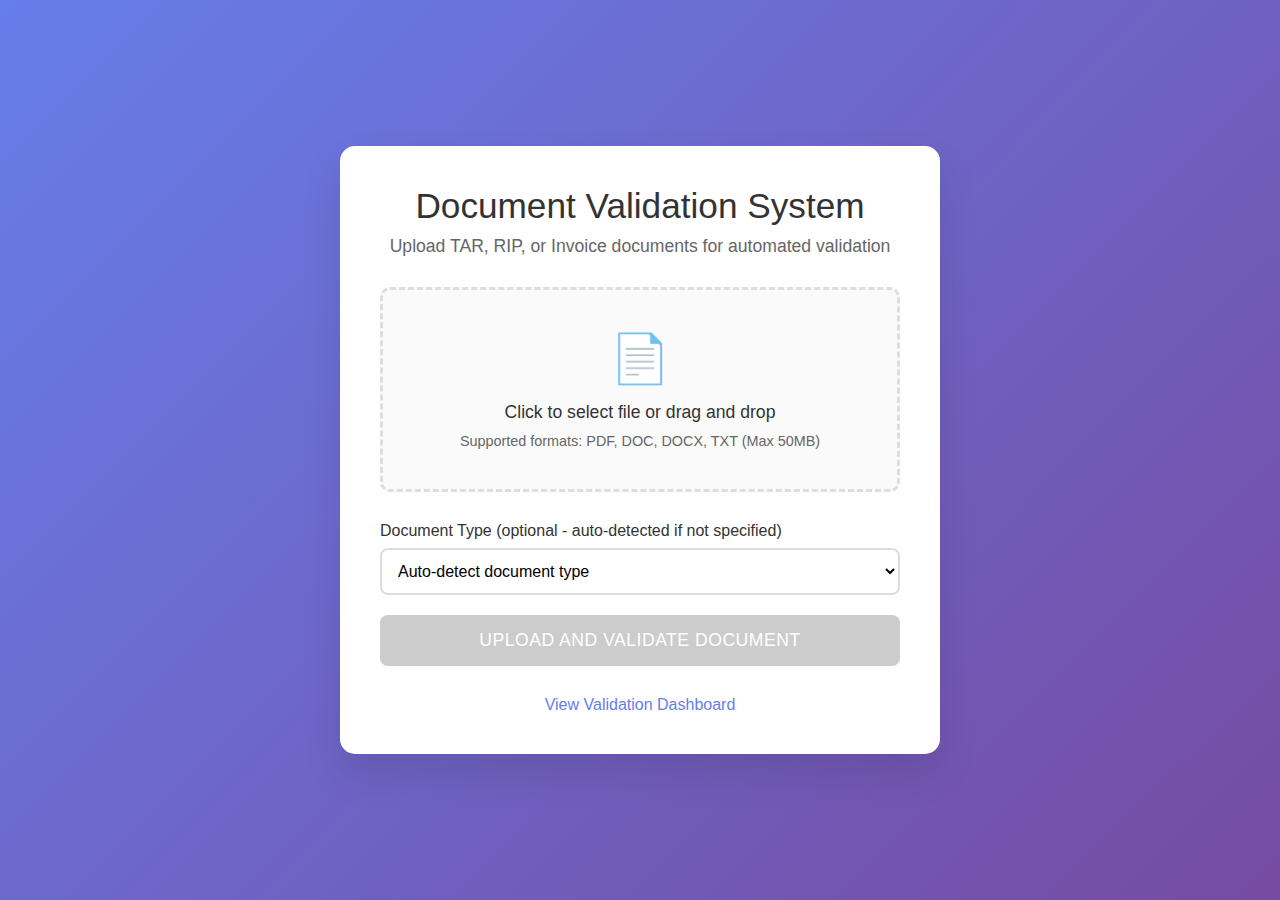
<file: main_dashboard/app/index.html>
<!DOCTYPE html>
<html lang="en">
  <head>
    <meta charset="UTF-8" />
    <meta name="viewport" content="width=device-width, initial-scale=1.0" />
    <link rel="stylesheet" href="style.css" />
    <title>TAR/RIP/Invoice Validation System</title>
  </head>

  <body>
    <div class="container">
      <div class="header">
        <h1>Document Validation System</h1>
        <p>Upload TAR, RIP, or Invoice documents for automated validation</p>
      </div>

      <form id="uploadForm">
        <div class="upload-section">
          <div class="upload-area" id="uploadArea">
            <div class="upload-icon">📄</div>
            <div class="upload-text">Click to select file or drag and drop</div>
            <div class="upload-subtext">
              Supported formats: PDF, DOC, DOCX, TXT (Max 50MB)
            </div>
            <input
              type="file"
              id="fileInput"
              class="file-input"
              accept=".pdf,.doc,.docx,.txt"
            />
          </div>

          <div class="file-info" id="fileInfo">
            <div class="file-details">
              <span class="file-name" id="fileName"></span>
              <span class="file-size" id="fileSize"></span>
            </div>
            <div class="progress-bar">
              <div class="progress-fill" id="progressFill"></div>
            </div>
          </div>
        </div>

        <div class="form-group">
          <label for="documentType"
            >Document Type (optional - auto-detected if not specified)</label
          >
          <select id="documentType" name="documentType">
            <option value="">Auto-detect document type</option>
            <option value="TAR">Travel Authorization Report (TAR)</option>
            <option value="RIP">Request for Initial Purchase (RIP)</option>
            <option value="INVOICE">Invoice</option>
          </select>
        </div>

        <button type="submit" class="submit-btn" id="submitBtn" disabled>
          Upload and Validate Document
        </button>
      </form>

      <div class="loading-spinner" id="loadingSpinner"></div>

      <div class="status-message" id="statusMessage"></div>

      <div class="validation-results" id="validationResults">
        <h3>Validation Results</h3>
        <div class="score-grid" id="scoreGrid"></div>
        <div class="issues-list" id="issuesList"></div>
      </div>

      <div class="nav-links">
        <a href="?page=dashboard">View Validation Dashboard</a>
      </div>
    </div>

    <script>
      const uploadArea = document.getElementById("uploadArea");
      const fileInput = document.getElementById("fileInput");
      const fileInfo = document.getElementById("fileInfo");
      const fileName = document.getElementById("fileName");
      const fileSize = document.getElementById("fileSize");
      const submitBtn = document.getElementById("submitBtn");
      const uploadForm = document.getElementById("uploadForm");
      const statusMessage = document.getElementById("statusMessage");
      const loadingSpinner = document.getElementById("loadingSpinner");
      const validationResults = document.getElementById("validationResults");
      const progressFill = document.getElementById("progressFill");

      let selectedFile = null;

      // Upload area click handler
      uploadArea.addEventListener("click", () => {
        fileInput.click();
      });

      // Drag and drop handlers
      uploadArea.addEventListener("dragover", (e) => {
        e.preventDefault();
        uploadArea.classList.add("dragover");
      });

      uploadArea.addEventListener("dragleave", () => {
        uploadArea.classList.remove("dragover");
      });

      uploadArea.addEventListener("drop", (e) => {
        e.preventDefault();
        uploadArea.classList.remove("dragover");

        const files = e.dataTransfer.files;
        if (files.length > 0) {
          handleFileSelection(files[0]);
        }
      });

      // File input change handler
      fileInput.addEventListener("change", (e) => {
        if (e.target.files.length > 0) {
          handleFileSelection(e.target.files[0]);
        }
      });

      // Handle file selection
      function handleFileSelection(file) {
        selectedFile = file;

        // Validate file type
        const allowedTypes = [".pdf", ".doc", ".docx", ".txt"];
        const fileExtension = "." + file.name.split(".").pop().toLowerCase();

        if (!allowedTypes.includes(fileExtension)) {
          showStatus(
            "error",
            "Invalid file type. Please select a PDF, DOC, DOCX, or TXT file."
          );
          return;
        }

        // Validate file size (50MB limit)
        const maxSize = 50 * 1024 * 1024; // 50MB in bytes
        if (file.size > maxSize) {
          showStatus(
            "error",
            "File size exceeds 50MB limit. Please select a smaller file."
          );
          return;
        }

        // Display file info
        fileName.textContent = file.name;
        fileSize.textContent = formatFileSize(file.size);
        fileInfo.classList.add("show");

        // Enable submit button
        submitBtn.disabled = false;

        // Simulate upload progress
        animateProgress();

        hideStatus();
      }

      // Format file size
      function formatFileSize(bytes) {
        if (bytes === 0) return "0 Bytes";

        const k = 1024;
        const sizes = ["Bytes", "KB", "MB", "GB"];
        const i = Math.floor(Math.log(bytes) / Math.log(k));

        return parseFloat((bytes / Math.pow(k, i)).toFixed(2)) + " " + sizes[i];
      }

      // Animate progress bar
      function animateProgress() {
        progressFill.style.width = "100%";
      }

      // Show status message
      function showStatus(type, message) {
        statusMessage.className = `status-message ${type}`;
        statusMessage.textContent = message;
        statusMessage.style.display = "block";
      }

      // Hide status message
      function hideStatus() {
        statusMessage.style.display = "none";
      }

      // Form submission handler
      uploadForm.addEventListener("submit", async (e) => {
        e.preventDefault();

        if (!selectedFile) {
          showStatus("error", "Please select a file to upload.");
          return;
        }

        // Show loading state
        submitBtn.disabled = true;
        submitBtn.textContent = "Processing...";
        loadingSpinner.style.display = "block";
        hideStatus();
        validationResults.classList.remove("show");

        try {
          // Simulate file processing
          await simulateValidation();

          // Show success message
          showStatus("success", "Document validation completed successfully!");

          // Display validation results
          displayValidationResults();
        } catch (error) {
          showStatus(
            "error",
            "An error occurred during validation. Please try again."
          );
          console.error("Validation error:", error);
        } finally {
          // Reset form state
          submitBtn.disabled = false;
          submitBtn.textContent = "Upload and Validate Document";
          loadingSpinner.style.display = "none";
        }
      });

      // Simulate validation process
      async function simulateValidation() {
        return new Promise((resolve) => {
          setTimeout(() => {
            resolve();
          }, 3000); // 3 second delay to simulate processing
        });
      }

      // Display validation results
      function displayValidationResults() {
        const documentType =
          document.getElementById("documentType").value || "Auto-detected";

        // Generate mock validation scores
        const scores = generateMockScores(selectedFile.name);

        // Clear previous results
        const scoreGrid = document.getElementById("scoreGrid");
        const issuesList = document.getElementById("issuesList");
        scoreGrid.innerHTML = "";
        issuesList.innerHTML = "";

        // Display scores
        scores.forEach((score) => {
          const scoreItem = document.createElement("div");
          scoreItem.className = "score-item";
          scoreItem.innerHTML = `
                    <div class="score-value" style="color: ${getScoreColor(
                      score.value
                    )}">${score.value}%</div>
                    <div class="score-label">${score.label}</div>
                `;
          scoreGrid.appendChild(scoreItem);
        });

        // Display issues if any
        const issues = generateMockIssues();
        if (issues.length > 0) {
          const issuesTitle = document.createElement("h4");
          issuesTitle.textContent = "Issues Found:";
          issuesTitle.style.marginBottom = "10px";
          issuesList.appendChild(issuesTitle);

          issues.forEach((issue) => {
            const issueItem = document.createElement("div");
            issueItem.className = "issue-item";
            issueItem.textContent = issue;
            issuesList.appendChild(issueItem);
          });
        } else {
          const noIssues = document.createElement("div");
          noIssues.style.color = "#155724";
          noIssues.style.fontWeight = "500";
          noIssues.textContent =
            "✅ No issues found - document passes all validation checks";
          issuesList.appendChild(noIssues);
        }

        // Show results
        validationResults.classList.add("show");
      }

      // Generate mock validation scores
      function generateMockScores(filename) {
        const baseScore = 75 + Math.random() * 20; // 75-95% base score

        return [
          {
            label: "Overall Score",
            value: Math.round(baseScore),
          },
          {
            label: "Format Compliance",
            value: Math.round(baseScore + Math.random() * 10 - 5),
          },
          {
            label: "Content Quality",
            value: Math.round(baseScore + Math.random() * 10 - 5),
          },
          {
            label: "Completeness",
            value: Math.round(baseScore + Math.random() * 15 - 7),
          },
        ];
      }

      // Generate mock issues
      function generateMockIssues() {
        const possibleIssues = [
          "Missing required section: Executive Summary",
          "Date format inconsistency detected",
          "Some numerical values need verification",
          "Document structure could be improved",
          "Minor formatting issues in appendix",
        ];

        // Randomly return 0-2 issues
        const numIssues = Math.floor(Math.random() * 3);
        const issues = [];

        for (let i = 0; i < numIssues; i++) {
          const randomIssue =
            possibleIssues[Math.floor(Math.random() * possibleIssues.length)];
          if (!issues.includes(randomIssue)) {
            issues.push(randomIssue);
          }
        }

        return issues;
      }

      // Get color based on score
      function getScoreColor(score) {
        if (score >= 90) return "#28a745";
        if (score >= 80) return "#ffc107";
        if (score >= 70) return "#fd7e14";
        return "#dc3545";
      }

      // Initialize the application
      document.addEventListener("DOMContentLoaded", () => {
        console.log("Document Validation System initialized");
      });
    </script>
  </body>
</html>
</file>
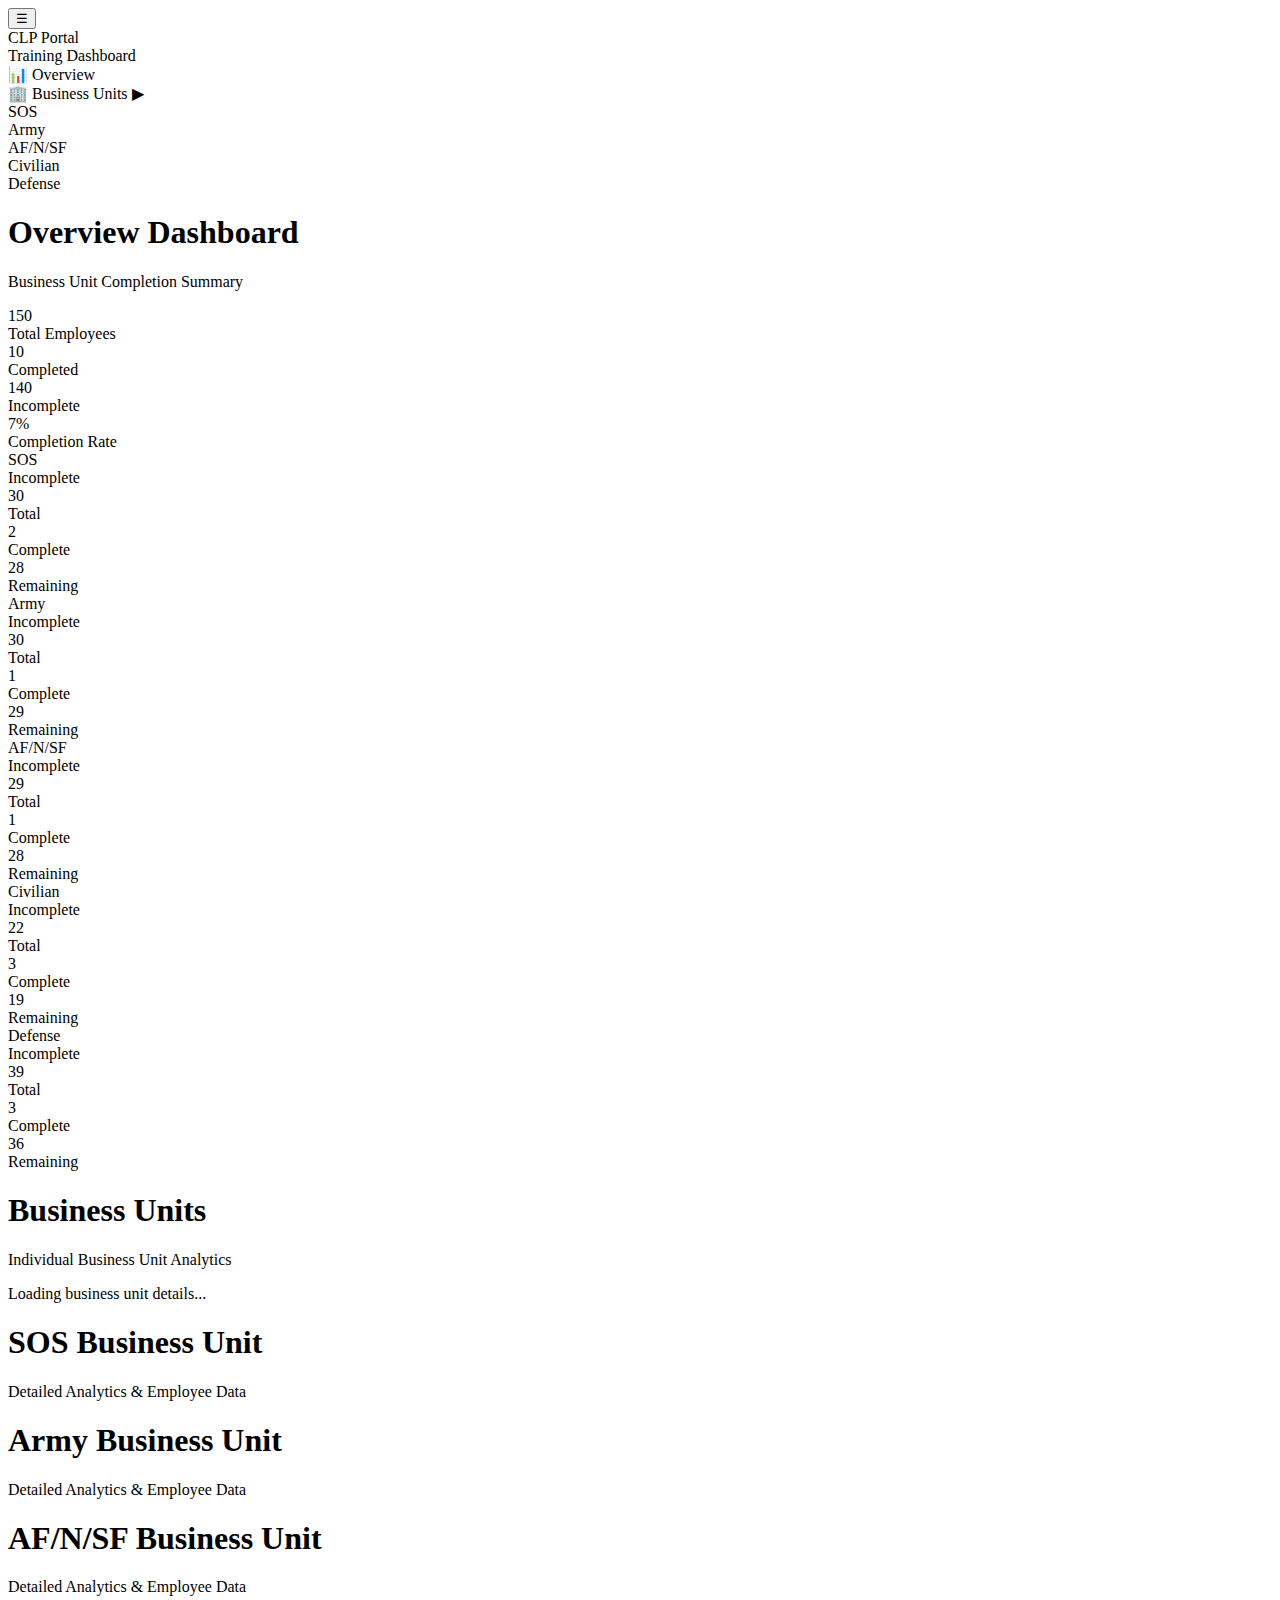
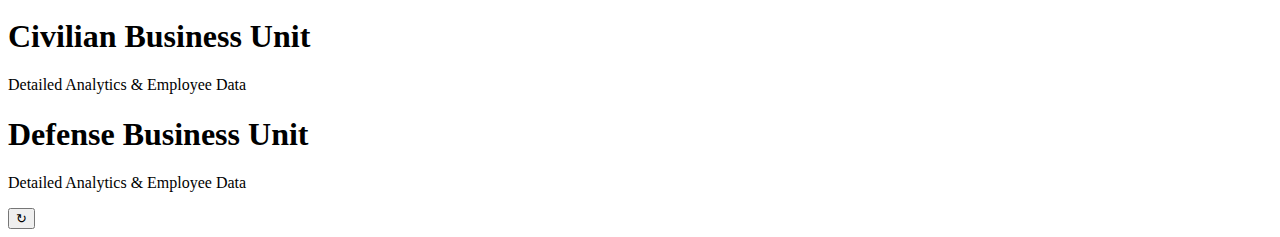
<file: dashboard.html>
<!DOCTYPE html>
<html lang="en">




<head>
  <meta charset="UTF-8">
  <meta name="viewport" content="width=device-width, initial-scale=1.0">
  <title>CLP Dashboard</title>
  <?!= include('style/base') ?>
</head>




<body>
  <div class="app-layout">
    <!-- Sidebar -->
    <nav class="sidebar" id="sidebar">
      <div class="sidebar-header">
        <button class="sidebar-toggle" id="sidebarToggle">☰</button>
        <div class="sidebar-logo">CLP Portal</div>
        <div class="sidebar-subtitle">Training Dashboard</div>
      </div>
      <div class="sidebar-nav">
        <div class="nav-item active" id="nav-overview">
          <span class="nav-icon">📊</span>
          <span class="nav-text">Overview</span>
        </div>
        <div class="nav-item" id="nav-business-units">
          <span class="nav-icon">🏢</span>
          <span class="nav-text">Business Units</span>
          <span class="nav-expand">▶</span>
        </div>
        <div class="nav-submenu" id="business-units-submenu">
          <div class="nav-subitem" id="nav-QF2">SOS</div>
          <div class="nav-subitem" id="nav-QFA">Army</div>
          <div class="nav-subitem" id="nav-QFB">AF/N/SF</div>
          <div class="nav-subitem" id="nav-QFC">Civilian</div>
          <div class="nav-subitem" id="nav-QFE">Defense</div>
        </div>
      </div>
    </nav>




    <!-- Main Content -->
    <main class="main-content">
      <!-- Overview Page -->
      <div class="page-content active" id="page-overview">
        <div class="page-header">
          <h1 class="page-title">Overview Dashboard</h1>
          <p class="page-subtitle">Business Unit Completion Summary</p>
        </div>




        <div class="container">
          <div class="dashboard-content">
            <div class="stats-overview" id="statsOverview">
              <div class="stat-card">
                <div class="stat-number" id="totalEmployees">0</div>
                <div class="stat-label">Total Employees</div>
              </div>
              <div class="stat-card">
                <div class="stat-number" id="completedCount">0</div>
                <div class="stat-label">Completed</div>
              </div>
              <div class="stat-card">
                <div class="stat-number" id="incompleteCount">0</div>
                <div class="stat-label">Incomplete</div>
              </div>
              <div class="stat-card">
                <div class="stat-number" id="completionRate">0%</div>
                <div class="stat-label">Completion Rate</div>
              </div>
            </div>




            <div class="loading" id="loading">
              <div class="spinner"></div>
              <p>Loading CLP data...</p>
            </div>




            <div class="business-units-grid" id="businessUnitsGrid">
              <!-- Business unit cards will be populated by JavaScript -->
            </div>
          </div>
        </div>
      </div>




      <!-- Business Units Page -->
      <div class="page-content" id="page-business-units">
        <div class="page-header">
          <h1 class="page-title">Business Units</h1>
          <p class="page-subtitle">Individual Business Unit Analytics</p>
        </div>




        <div class="loading" id="loading-business-units">
          <div class="spinner"></div>
          <p>Loading business unit details...</p>
        </div>




        <div id="businessUnitsDetailContainer">
          <!-- Business unit detail cards will be populated by JavaScript -->
        </div>
      </div>




      <!-- Individual Business Unit Pages -->
      <div class="page-content" id="page-QF2">
        <div class="page-header">
        <h1 class="page-title">SOS Business Unit</h1>
          <p class="page-subtitle">Detailed Analytics & Employee Data</p>
        </div>
        <div id="QF2-content"></div>
      </div>




      <div class="page-content" id="page-QFA">
        <div class="page-header">
          <h1 class="page-title">Army Business Unit</h1>
          <p class="page-subtitle">Detailed Analytics & Employee Data</p>
        </div>
        <div id="QFA-content"></div>
      </div>




      <div class="page-content" id="page-QFB">
        <div class="page-header">
          <h1 class="page-title">AF/N/SF Business Unit</h1>
          <p class="page-subtitle">Detailed Analytics & Employee Data</p>
        </div>
        <div id="QFB-content"></div>
      </div>




      <div class="page-content" id="page-QFC">
        <div class="page-header">
          <h1 class="page-title">Civilian Business Unit</h1>
          <p class="page-subtitle">Detailed Analytics & Employee Data</p>
        </div>
        <div id="QFC-content"></div>
      </div>








      <div class="page-content" id="page-QFE">
        <div class="page-header">
          <h1 class="page-title">Defense Business Unit</h1>
          <p class="page-subtitle">Detailed Analytics & Employee Data</p>
        </div>
        <div id="QFE-content"></div>
      </div>
    </main>
  </div>




  <button class="refresh-btn" id="refreshBtn" title="Refresh Data">
        ↻
    </button>




  <script>
    // Global variables
        let clpData = [];
        let currentPage = 'overview';
        // List of business unit codes for navigation and stats. QF1 is merged into QF2 (SOS) and QFD is deprecated.
        const businessUnits = ['QF2', 'QFA', 'QFB', 'QFC', 'QFE'];

        // Mapping of business unit codes to their human‑friendly names. Used for display throughout the UI.
        const businessUnitDisplayNames = {
            QF2: 'SOS',
            QFA: 'Army',
            QFB: 'AF/N/SF',
            QFC: 'Civilian',
            QFE: 'Defense'
        };




        // Initialize the application
        document.addEventListener('DOMContentLoaded', function() {
            initializeEventListeners();
            initializeBusinessUnitNavigation();
            loadDashboardData();
        });




        // Event Listeners
        function initializeEventListeners() {
            // Sidebar toggle - make sure it works in both expanded and collapsed states
            const sidebarToggle = document.getElementById('sidebarToggle');
            const sidebar = document.getElementById('sidebar');
            
            sidebarToggle.addEventListener('click', function(e) {
                e.preventDefault();
                e.stopPropagation();
                sidebar.classList.toggle('collapsed');
                console.log('Sidebar toggled, collapsed:', sidebar.classList.contains('collapsed'));
            });
            
            // Overview navigation
            document.getElementById('nav-overview').addEventListener('click', function(e) {
                e.preventDefault();
                showPage('overview');
            });
            
            // Refresh button
            document.getElementById('refreshBtn').addEventListener('click', function(e) {
                e.preventDefault();
                refreshCurrentPage();
            });
        }




        // Enhanced Business Units Navigation
        function initializeBusinessUnitNavigation() {
            // Business Units main navigation with expansion
            document.getElementById('nav-business-units').addEventListener('click', function(e) {
                e.preventDefault();
                e.stopPropagation();
                toggleBusinessUnitsSubmenu();
            });
            
            // Individual business unit navigation
            businessUnits.forEach(unit => {
                const navElement = document.getElementById(`nav-${unit}`);
                if (navElement) {
                    navElement.addEventListener('click', function(e) {
                        e.preventDefault();
                        e.stopPropagation();
                        
                        // Remove active class from all subitems
                        document.querySelectorAll('.nav-subitem').forEach(item => {
                            item.classList.remove('active');
                        });
                        
                        // Add active class to clicked item
                        this.classList.add('active');
                        
                        // Show the business unit page
                        showBusinessUnitPage(unit);
                    });
                }
            });
        }




        // Enhanced Business Units Toggle Function
        function toggleBusinessUnitsSubmenu() {
            const submenu = document.getElementById('business-units-submenu');
            const navItem = document.getElementById('nav-business-units');
            const expandIcon = navItem.querySelector('.nav-expand');
            
            // Toggle the expanded class on both elements
            const isExpanding = !submenu.classList.contains('expanded');
            
            if (isExpanding) {
                // Expanding
                submenu.classList.add('expanded');
                navItem.classList.add('expanded');
                
                // Show the business units overview page
                showPage('business-units');
                
                // Update expand icon
                if (expandIcon) {
                    expandIcon.textContent = '▼';
                }
                
                // Add smooth animation class
                submenu.classList.add('expanding');
                setTimeout(() => {
                    submenu.classList.remove('expanding');
                }, 300);
                
            } else {
                // Collapsing
                submenu.classList.add('collapsing');
                
                setTimeout(() => {
                    submenu.classList.remove('expanded', 'collapsing');
                    navItem.classList.remove('expanded');
                    
                    // Update expand icon
                    if (expandIcon) {
                        expandIcon.textContent = '▶';
                    }
                }, 300);
                
                // If currently on business units page, go back to overview
                if (currentPage === 'business-units' || businessUnits.includes(currentPage)) {
                    showPage('overview');
                }
            }
        }




        // Navigation functions
        function showPage(pageId) {
            // Update navigation
            document.querySelectorAll('.nav-item').forEach(item => item.classList.remove('active'));
            document.querySelectorAll('.nav-subitem').forEach(item => item.classList.remove('active'));
            
            if (pageId === 'overview') {
                document.getElementById('nav-overview').classList.add('active');
            } else if (pageId === 'business-units') {
                document.getElementById('nav-business-units').classList.add('active');
                // Ensure submenu is expanded when showing business units page
                const submenu = document.getElementById('business-units-submenu');
                const navItem = document.getElementById('nav-business-units');
                const expandIcon = navItem.querySelector('.nav-expand');
                if (!submenu.classList.contains('expanded')) {
                    submenu.classList.add('expanded');
                    navItem.classList.add('expanded');
                    if (expandIcon) {
                        expandIcon.textContent = '▼';
                    }
                }
            } else if (businessUnits.includes(pageId)) {
                document.getElementById('nav-business-units').classList.add('active');
                document.getElementById(`nav-${pageId}`).classList.add('active');
                // Ensure submenu is expanded when showing individual business unit
                const submenu = document.getElementById('business-units-submenu');
                const navItem = document.getElementById('nav-business-units');
                const expandIcon = navItem.querySelector('.nav-expand');
                if (!submenu.classList.contains('expanded')) {
                    submenu.classList.add('expanded');
                    navItem.classList.add('expanded');
                    if (expandIcon) {
                        expandIcon.textContent = '▼';
                    }
                }
            }
            
            // Update page content
            document.querySelectorAll('.page-content').forEach(page => page.classList.remove('active'));
            document.getElementById(`page-${pageId}`).classList.add('active');
            
            currentPage = pageId;
            
            // Load page-specific data
            if (pageId === 'business-units') {
                loadBusinessUnitsPage();
            } else if (businessUnits.includes(pageId)) {
                loadIndividualBusinessUnitPage(pageId);
            }
        }




        function showBusinessUnitPage(unitCode) {
            showPage(unitCode);
        }




        function refreshCurrentPage() {
            if (currentPage === 'overview') {
                loadDashboardData();
            } else if (currentPage === 'business-units') {
                loadBusinessUnitsPage();
            } else if (businessUnits.includes(currentPage)) {
                loadIndividualBusinessUnitPage(currentPage);
            }
        }




        // Utility functions
        function extractBusinessUnit(orgCode) {
            if (!orgCode || typeof orgCode !== 'string') return 'Unknown';
            const code = orgCode.toUpperCase().trim();
            // Defence subcodes should be grouped with the Army
            if (code.startsWith('QFEE') || code.startsWith('QFEEB') || code.startsWith('QFEEC')) {
                return 'QFA';
            }
            // Combine QF1 and QF2 into a single SOS group
            if (code.startsWith('QF1')) {
                return 'QF2';
            }
            const prefix = code.substring(0, 3);
            // Ignore deprecated QFD entries
            if (prefix === 'QFD') {
                return 'Unknown';
            }
            return prefix;
        }




        function isComplete(remaining) {
            return remaining < 1;
        }




        // Sample data generation
        function generateSampleData() {
            const sampleData = [];
            const rangeValues = ['100%', '100%', '100%', '100%', '100%', '0-49%', '0-49%', '0-49%', '50-99%']; // Based on your actual data
            
            for (let i = 0; i < 150; i++) {
                const businessUnit = businessUnits[Math.floor(Math.random() * businessUnits.length)];
                const remaining = Math.random() * 10;
                const rangeIndex = i % rangeValues.length; // Cycle through your actual range values
                
                sampleData.push({
                    employee: `Employee ${i + 1}`,
                    orgCode: businessUnit + (Math.floor(Math.random() * 9000) + 1000),
                    supervisor: `Supervisor ${Math.floor(i / 10) + 1}`,
                    range: rangeValues[rangeIndex], // Use your actual range format
                    percentEarned: Math.floor(Math.random() * 101),
                    required: Math.floor(Math.random() * 20) + 5,
                    earned: Math.floor(Math.random() * 20),
                    remaining: remaining,
                    fcp: Math.random() > 0.7 ? 'Yes' : 'No',
                    ppm: Math.random() > 0.6 ? 'Yes' : 'No',
                    cor3: Math.random() > 0.8 ? 'Yes' : 'No',
                    cor2: Math.random() > 0.5 ? 'Yes' : 'No',
                    cor1: Math.random() > 0.4 ? 'Yes' : 'No'
                });
            }
            
            console.log('Generated sample data with range distribution:');
            const sampleRangeCount = {};
            sampleData.forEach(emp => {
                sampleRangeCount[emp.range] = (sampleRangeCount[emp.range] || 0) + 1;
            });
            console.log('Sample range counts:', sampleRangeCount);
            
            return sampleData;
        }




        // Data processing functions
        function processBusinessUnitData(data) {
            const businessUnitStats = {};
            
            businessUnits.forEach(unit => {
                businessUnitStats[unit] = {
                    total: 0,
                    completed: 0,
                    incomplete: 0,
                    employees: []
                };
            });




            data.forEach(record => {
                const businessUnit = extractBusinessUnit(record.orgCode);
                
                if (businessUnitStats[businessUnit]) {
                    businessUnitStats[businessUnit].total++;
                    businessUnitStats[businessUnit].employees.push(record);
                    
                    if (isComplete(record.remaining)) {
                        businessUnitStats[businessUnit].completed++;
                    } else {
                        businessUnitStats[businessUnit].incomplete++;
                    }
                }
            });




            return businessUnitStats;
        }




        // Visualization functions
        function createDonutChart(percentage, label) {
            const radius = 55;
            const circumference = 2 * Math.PI * radius;
            const strokeDasharray = `${(percentage / 100) * circumference} ${circumference}`;
            
            return `
                <div class="donut-chart">
                    <svg viewBox="0 0 120 120">
                        <circle class="donut-segment donut-background" cx="60" cy="60" r="${radius}"></circle>
                        <circle class="donut-segment donut-complete" cx="60" cy="60" r="${radius}" 
                                stroke-dasharray="${strokeDasharray}" stroke-dashoffset="0"></circle>
                    </svg>
                    <div class="donut-center">
                        <span class="donut-percentage">${percentage}%</span>
                        <span class="donut-label">${label}</span>
                    </div>
                </div>
            `;
        }




        function createRangeBarChart(rangeData) {
            const total = Object.values(rangeData).reduce((sum, count) => sum + count, 0);
            
            return `
                <div class="bar-chart">
                    <div class="bar-item">
                        <div class="bar-label">0%</div>
                        <div class="bar-container">
                            <div class="bar-fill range-0" style="width: ${total > 0 ? (rangeData['0'] / total * 100) : 0}%"></div>
                        </div>
                        <div class="bar-value">${rangeData['0'] || 0}</div>
                    </div>
                    <div class="bar-item">
                        <div class="bar-label">0-49%</div>
                        <div class="bar-container">
                            <div class="bar-fill range-low" style="width: ${total > 0 ? (rangeData['1-49'] / total * 100) : 0}%"></div>
                        </div>
                        <div class="bar-value">${rangeData['1-49'] || 0}</div>
                    </div>
                    <div class="bar-item">
                        <div class="bar-label">50-99%</div>
                        <div class="bar-container">
                            <div class="bar-fill range-medium" style="width: ${total > 0 ? (rangeData['50-99'] / total * 100) : 0}%"></div>
                        </div>
                        <div class="bar-value">${rangeData['50-99'] || 0}</div>
                    </div>
                    <div class="bar-item">
                        <div class="bar-label">100%</div>
                        <div class="bar-container">
                            <div class="bar-fill range-high" style="width: ${total > 0 ? (rangeData['100'] / total * 100) : 0}%"></div>
                        </div>
                        <div class="bar-value">${rangeData['100'] || 0}</div>
                    </div>
                </div>
            `;
        }




        function analyzeRangeData(employees) {
            const rangeData = {
                '0': 0,
                '1-49': 0,
                '50-99': 0,
                '100': 0
            };




            console.log('=== RANGE DATA ANALYSIS DEBUG ===');
            console.log('Total employees to analyze:', employees.length);
            
            // Let's see what unique range values we have
            const uniqueRanges = new Set();
            employees.forEach(emp => {
                uniqueRanges.add(emp.range);
            });
            console.log('Unique range values found:', Array.from(uniqueRanges));
            console.log('Unique range values details:', Array.from(uniqueRanges).map(val => `"${val}" (type: ${typeof val}, length: ${val ? val.toString().length : 'null'})`));
            
            // Check for 100% specifically
            const has100Percent = employees.some(emp => emp.range === '100%');
            const has100PercentLoose = employees.some(emp => emp.range && emp.range.toString().includes('100'));
            console.log('Direct check - any exact "100%"?', has100Percent);
            console.log('Direct check - any containing "100"?', has100PercentLoose);
            
            // Find first 100% entry for detailed analysis
            const first100 = employees.find(emp => emp.range && emp.range.toString().includes('100'));
            if (first100) {
                console.log('First 100% entry found:', first100);
                console.log('Range value detailed analysis:');
                console.log('  Raw value:', first100.range);
                console.log('  Type:', typeof first100.range);
                console.log('  Length:', first100.range.toString().length);
                console.log('  Char codes:', Array.from(first100.range.toString()).map(char => `${char}(${char.charCodeAt(0)})`));
                console.log('  Equals "100%"?', first100.range === '100%');
                console.log('  Equals "100%" after trim?', first100.range.toString().trim() === '100%');
            }
            
            employees.forEach((emp, index) => {
                const rangeValue = emp.range;
                
                // Log first 15 for debugging
                if (index < 15) {
                    console.log(`Employee ${index}: range="${rangeValue}" (type: ${typeof rangeValue})`);
                }
                
                let category = 'unknown';
                
                // Handle null/undefined/empty
                if (rangeValue === null || rangeValue === undefined || rangeValue === '') {
                    rangeData['0']++;
                    category = '0 (empty)';
                } else {
                    // Convert to string and clean up
                    const rangeStr = rangeValue.toString().trim();
                    
                    // Log character analysis for first few 100% entries
                    if (index < 15 && rangeStr.includes('100')) {
                        console.log(`  Character analysis for "${rangeStr}":`, Array.from(rangeStr).map(char => `${char}(${char.charCodeAt(0)})`));
                    }
                    
                    // EXACT string matching with detailed logging
                    if (rangeStr === '100%') {
                        rangeData['100']++;
                        category = '100%';
                        if (index < 5) console.log(`  MATCHED 100% for employee ${index}`);
                    } else if (rangeStr === '0-49%') {
                        rangeData['1-49']++;
                        category = '0-49%';
                    } else if (rangeStr === '50-99%') {
                        rangeData['50-99']++;
                        category = '50-99%';
                    } else if (rangeStr === '0%') {
                        rangeData['0']++;
                        category = '0%';
                    } else if (rangeStr === '0 CLPS') {
                        rangeData['0']++;
                        category = '0% (0 CLPS)';
                    } else {
                        // Try alternative matching for 100%
                        if (rangeStr.includes('100') && rangeStr.includes('%')) {
                            rangeData['100']++;
                            category = '100% (loose match)';
                            if (index < 5) console.log(`  LOOSE MATCHED 100% for employee ${index}: "${rangeStr}"`);
                        } else {
                            if (index < 15) {
                                console.log(`UNMATCHED STRING: "${rangeStr}" - This will be categorized as 0% (unmatched)`);
                            }
                            rangeData['0']++;
                            category = '0% (unmatched: "' + rangeStr + '")';
                        }
                    }
                }
                
                // Log categorization for first 15 employees
                if (index < 15) {
                    console.log(`  -> ${category}`);
                }
            });




            console.log('=== FINAL RANGE DISTRIBUTION ===');
            console.log('0%:', rangeData['0']);
            console.log('0-49%:', rangeData['1-49']);
            console.log('50-99%:', rangeData['50-99']);
            console.log('100%:', rangeData['100']);
            console.log('Total classified:', Object.values(rangeData).reduce((a, b) => a + b, 0));
            console.log('=== CRITICAL: 100% count is', rangeData['100'], '- if this is 0 but you expect 100% entries, the data mismatch is confirmed ===');
            console.log('================================');
            
            return rangeData;
        }




        function createBusinessUnitVisualization(unitCode, stats) {
            const completionRate = stats.total > 0 ? Math.round((stats.completed / stats.total) * 100) : 0;
            const rangeData = analyzeRangeData(stats.employees);
            
            const employeesWithCLPs = stats.employees.filter(emp => emp.required > 0).length;
            const avgRequired = stats.employees.length > 0 ? 
                (stats.employees.reduce((sum, emp) => sum + (emp.required || 0), 0) / stats.employees.length).toFixed(1) : 0;
            const avgEarned = stats.employees.length > 0 ? 
                (stats.employees.reduce((sum, emp) => sum + (emp.earned || 0), 0) / stats.employees.length).toFixed(1) : 0;




            const displayName = businessUnitDisplayNames[unitCode] || unitCode;
            return `
                <div class="chart-container">
                    <h3 class="chart-title">${displayName} - Detailed Analytics</h3>
                    
                    <!-- Key Statistics -->
                    <div class="viz-stats-grid">
                        <div class="viz-stat-card">
                            <div class="viz-stat-value">${displayName}</div>
                            <div class="viz-stat-label">Business Unit</div>
                        </div>
                        <div class="viz-stat-card">
                            <div class="viz-stat-value">${employeesWithCLPs}</div>
                            <div class="viz-stat-label">Employees with CLPs</div>
                        </div>
                        <div class="viz-stat-card">
                            <div class="viz-stat-value">${completionRate}%</div>
                            <div class="viz-stat-label">CLP Completion</div>
                        </div>
                        <div class="viz-stat-card">
                            <div class="viz-stat-value">${avgRequired}</div>
                            <div class="viz-stat-label">Avg Required</div>
                        </div>
                        <div class="viz-stat-card">
                            <div class="viz-stat-value">${avgEarned}</div>
                            <div class="viz-stat-label">Avg Earned</div>
                        </div>
                    </div>




                    <!-- Charts Grid -->
                    <div class="chart-grid">
                        <!-- Completion Donut Chart -->
                        <div class="chart-item">
                            <h3>CLP Completion Status</h3>
                            ${createDonutChart(completionRate, 'Complete')}
                            <div class="chart-legend">
                                <div class="legend-item">
                                    <div class="legend-color complete"></div>
                                    <span>Complete (${stats.completed})</span>
                                </div>
                                <div class="legend-item">
                                    <div class="legend-color incomplete"></div>
                                    <span>Incomplete (${stats.incomplete})</span>
                                </div>
                            </div>
                        </div>




                        <!-- Range Distribution Bar Chart -->
                        <div class="chart-item">
                            <h3>CLP Progress Distribution</h3>
                            ${createRangeBarChart(rangeData)}
                            <div style="text-align: center; margin-top: 10px; font-size: 0.8rem; color: var(--brand-mediumGrey);">
                                Employee count by completion percentage ranges
                            </div>
                        </div>
                    </div>
                </div>
            `;
        }




        // Overview page functions
        function updateOverallStats(data) {
            const totalEmployees = data.length;
            const completedCount = data.filter(record => isComplete(record.remaining)).length;
            const incompleteCount = totalEmployees - completedCount;
            const completionRate = totalEmployees > 0 ? Math.round((completedCount / totalEmployees) * 100) : 0;




            document.getElementById('totalEmployees').textContent = totalEmployees;
            document.getElementById('completedCount').textContent = completedCount;
            document.getElementById('incompleteCount').textContent = incompleteCount;
            document.getElementById('completionRate').textContent = completionRate + '%';
        }




        function createBusinessUnitCard(unitCode, stats) {
            const completionRate = stats.total > 0 ? Math.round((stats.completed / stats.total) * 100) : 0;
            const isOverallComplete = completionRate === 100;
            
            const displayName = businessUnitDisplayNames[unitCode] || unitCode;
            return `
                <div class="business-unit-card" onclick="showBusinessUnitPage('${unitCode}')">
                    <div class="business-unit-header">
                        <div class="business-unit-code">${displayName}</div>
                        <div class="status-badge ${isOverallComplete ? 'status-complete' : 'status-incomplete'}">
                            ${isOverallComplete ? 'Complete' : 'Incomplete'}
                        </div>
                    </div>
                    
                    <div class="progress-bar">
                        <div class="progress-fill" style="width: ${completionRate}%"></div>
                    </div>
                    
                    <div class="business-unit-stats">
                        <div class="unit-stat">
                            <div class="unit-stat-number">${stats.total}</div>
                            <div class="unit-stat-label">Total</div>
                        </div>
                        <div class="unit-stat">
                            <div class="unit-stat-number">${stats.completed}</div>
                            <div class="unit-stat-label">Complete</div>
                        </div>
                        <div class="unit-stat">
                            <div class="unit-stat-number">${stats.incomplete}</div>
                            <div class="unit-stat-label">Remaining</div>
                        </div>
                    </div>
                </div>
            `;
        }




        function renderBusinessUnits(businessUnitStats) {
            const grid = document.getElementById('businessUnitsGrid');
            let cardsHTML = '';




            businessUnits.forEach(unit => {
                const stats = businessUnitStats[unit] || { total: 0, completed: 0, incomplete: 0 };
                cardsHTML += createBusinessUnitCard(unit, stats);
            });




            grid.innerHTML = cardsHTML;
        }




        // Business Units page functions
        function createBusinessUnitDetailCard(unitCode, stats) {
            const completionRate = stats.total > 0 ? Math.round((stats.completed / stats.total) * 100) : 0;
            const isOverallComplete = completionRate === 100;
            
            // Create visualization
            const visualizationHTML = createBusinessUnitVisualization(unitCode, stats);
            
            let employeeTableHTML = '';
            if (stats.employees && stats.employees.length > 0) {
                const totalEmployees = stats.employees.length;
                
                employeeTableHTML = `
                    <div class="table-info">
                        <span class="table-info-text">Employee Details</span>
                        <span class="table-info-count">
                            Showing all ${totalEmployees} employees (scroll for more)
                        </span>
                    </div>
                    <div class="employee-table-container">
                        <table class="employee-table">
                            <thead>
                                <tr>
                                    <th>Employee</th>
                                    <th>Supervisor</th>
                                    <th>% Earned</th>
                                    <th>Required</th>
                                    <th>Earned</th>
                                    <th>Remaining</th>
                                    <th>Status</th>
                                </tr>
                            </thead>
                            <tbody>
                                ${stats.employees.map(emp => `
                                    <tr>
                                        <td>${emp.employee}</td>
                                        <td>${emp.supervisor}</td>
                                        <td>${emp.percentEarned || 0}%</td>
                                        <td>${emp.required}</td>
                                        <td>${emp.earned}</td>
                                        <td>${emp.remaining.toFixed(1)}</td>
                                        <td>
                                            <span class="completion-status ${isComplete(emp.remaining) ? 'complete' : 'incomplete'}">
                                                ${isComplete(emp.remaining) ? 'Complete' : 'Incomplete'}
                                            </span>
                                        </td>
                                    </tr>
                                `).join('')}
                            </tbody>
                        </table>
                    </div>
                `;
            }
            
            const displayName = businessUnitDisplayNames[unitCode] || unitCode;
            return `
                <div class="business-unit-detail-card" id="business-unit-${unitCode}">
                    <div class="business-unit-detail-header">
                        <h2 class="business-unit-title">${displayName}</h2>
                        <div class="business-unit-status">
                            <div class="status-indicator ${isOverallComplete ? 'complete' : 'incomplete'}"></div>
                            <div class="status-badge ${isOverallComplete ? 'status-complete' : 'status-incomplete'}">
                                ${isOverallComplete ? 'Complete' : 'Incomplete'}
                            </div>
                        </div>
                    </div>
                    
                    <div class="business-unit-metrics">
                        <div class="metric-item">
                            <div class="metric-value">${stats.total}</div>
                            <div class="metric-label">Total Employees</div>
                        </div>
                        <div class="metric-item">
                            <div class="metric-value">${stats.completed}</div>
                            <div class="metric-label">Completed</div>
                        </div>
                        <div class="metric-item">
                            <div class="metric-value">${stats.incomplete}</div>
                            <div class="metric-label">Incomplete</div>
                        </div>
                        <div class="metric-item">
                            <div class="metric-value">${completionRate}%</div>
                            <div class="metric-label">Completion Rate</div>
                        </div>
                    </div>
                    
                    <div class="progress-bar">
                        <div class="progress-fill" style="width: ${completionRate}%"></div>
                    </div>
                    
                    ${visualizationHTML}
                    
                    ${employeeTableHTML}
                </div>
            `;
        }




        function loadBusinessUnitsPage() {
            const loading = document.getElementById('loading-business-units');
            const container = document.getElementById('businessUnitsDetailContainer');
            
            loading.style.display = 'block';
            container.style.display = 'none';
            
            setTimeout(() => {
                const businessUnitStats = processBusinessUnitData(clpData);
                let detailHTML = '';
                
                businessUnits.forEach(unit => {
                    const stats = businessUnitStats[unit] || { total: 0, completed: 0, incomplete: 0, employees: [] };
                    detailHTML += createBusinessUnitDetailCard(unit, stats);
                });
                
                container.innerHTML = detailHTML;
                loading.style.display = 'none';
                container.style.display = 'block';
            }, 500);
        }




        function loadIndividualBusinessUnitPage(unitCode) {
            const container = document.getElementById(`${unitCode}-content`);
            const businessUnitStats = processBusinessUnitData(clpData);
            const stats = businessUnitStats[unitCode] || { total: 0, completed: 0, incomplete: 0, employees: [] };
            
            container.innerHTML = createBusinessUnitDetailCard(unitCode, stats);
        }




        // Main data loading
        function showLoading(show) {
            const loading = document.getElementById('loading');
            const grid = document.getElementById('businessUnitsGrid');
            
            if (show) {
                loading.style.display = 'block';
                grid.style.display = 'none';
            } else {
                loading.style.display = 'none';
                grid.style.display = 'grid';
            }
        }




        async function loadDashboardData() {
            showLoading(true);
            
            try {
                console.log('=== LOADING DASHBOARD DATA ===');
                
                clpData = await new Promise((resolve, reject) => {
                    google.script.run
                        .withSuccessHandler(resolve)
                        .withFailureHandler(reject)
                        .getDashboardData();
                });
                
                console.log('Data received from Google Apps Script:', clpData);
                console.log('Number of records:', clpData ? clpData.length : 0);
                
                if (clpData && clpData.length > 0) {
                    console.log('First 10 records from Google Apps Script with range values:');
                    clpData.slice(0, 10).forEach((record, index) => {
                        console.log(`Record ${index}: employee="${record.employee}", orgCode="${record.orgCode}", range="${record.range}", percentEarned="${record.percentEarned}"`);
                    });
                    
                    // Show all unique range values found in the actual data
                    const uniqueRanges = [...new Set(clpData.map(emp => emp.range))];
                    console.log('ALL UNIQUE RANGE VALUES IN ACTUAL DATA:', uniqueRanges);
                    
                    // Count each range value
                    const rangeCounts = {};
                    clpData.forEach(emp => {
                        const range = emp.range;
                        rangeCounts[range] = (rangeCounts[range] || 0) + 1;
                    });
                    console.log('RANGE VALUE COUNTS:', rangeCounts);
                }
                
                if (!clpData || clpData.length === 0) {
                    console.log('No data from Google Apps Script, using sample data');
                    clpData = generateSampleData();
                    console.log('Generated sample data, first 3 records:');
                    clpData.slice(0, 3).forEach((record, index) => {
                        console.log(`Sample Record ${index}:`, record);
                    });
                }
                
                const businessUnitStats = processBusinessUnitData(clpData);
                updateOverallStats(clpData);
                renderBusinessUnits(businessUnitStats);
                
            } catch (error) {
                console.error('Error loading dashboard data:', error);
                console.log('Falling back to sample data due to error');
                clpData = generateSampleData();
                
                const businessUnitStats = processBusinessUnitData(clpData);
                updateOverallStats(clpData);
                renderBusinessUnits(businessUnitStats);
                
                setTimeout(() => {
                    alert('Error loading live data. Showing sample data. Please check if processLatestCLPDataRobust() has been run.');
                }, 1000);
            } finally {
                showLoading(false);
            }
        }




        // Auto-refresh every 5 minutes
        setInterval(() => {
            if (currentPage === 'overview') {
                loadDashboardData();
            }
        }, 5 * 60 * 1000);




  </script>
</body>




</html>
</file>
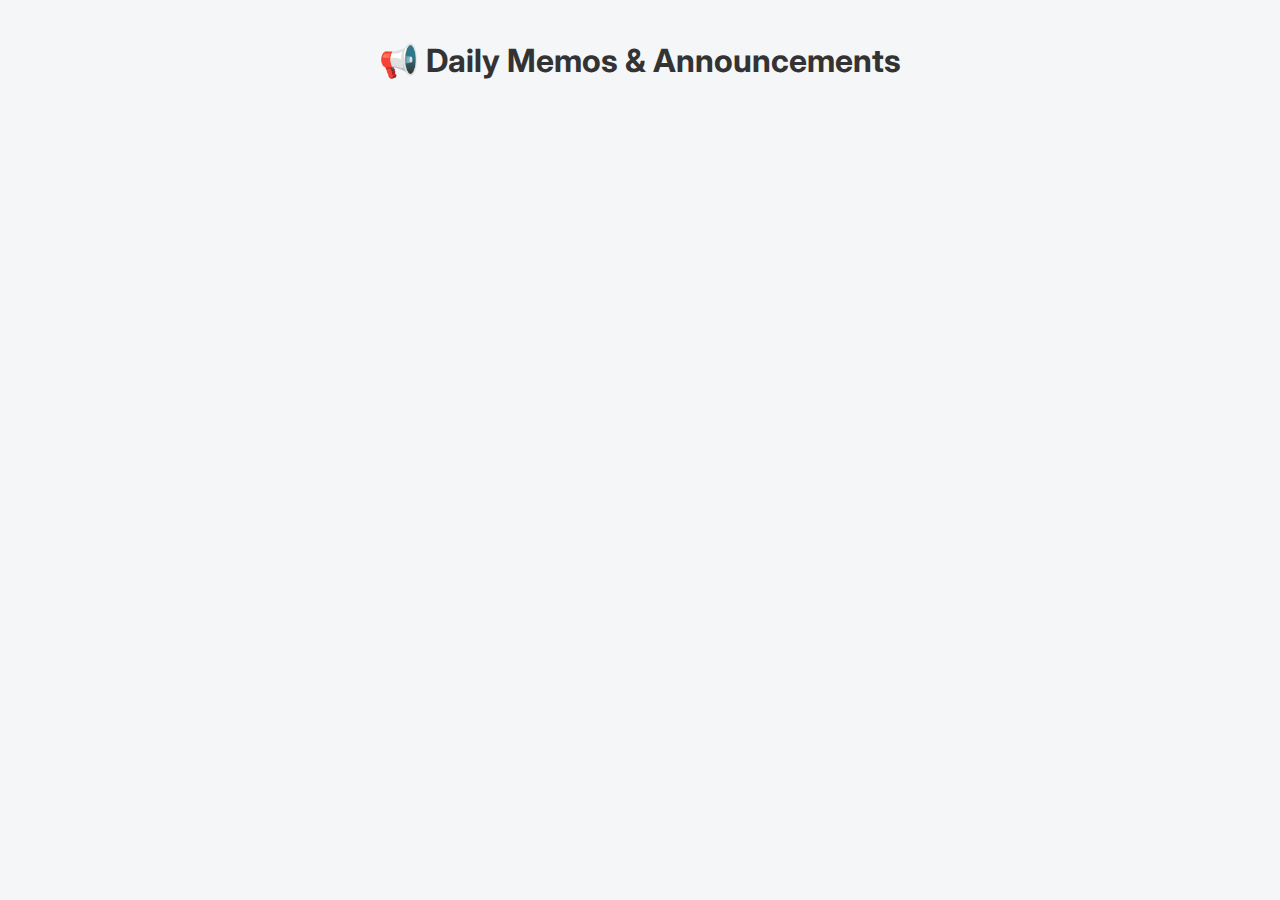
<file: tidbits.html>
<!DOCTYPE html>
<html>
<head>
  <title>Company Memos & Announcements</title>
  <link rel="stylesheet" href="https://fonts.googleapis.com/css?family=Inter:400,600&display=swap">
  <style>
    body {
      font-family: 'Inter', sans-serif;
      background: #f4f6f8;
      margin: 0;
      padding: 20px;
    }

    h1 {
      text-align: center;
      color: #333;
    }

    .memo-container {
      max-width: 800px;
      margin: auto;
    }

    .memo-card {
      background: white;
      border-radius: 12px;
      box-shadow: 0 4px 12px rgba(0, 0, 0, 0.08);
      margin-bottom: 20px;
      padding: 20px;
      transition: all 0.3s ease;
      cursor: pointer;
      border-left: 6px solid #0081a7;
    }

    .memo-card:hover {
      transform: scale(1.01);
    }

    .memo-header {
      display: flex;
      justify-content: space-between;
      align-items: center;
    }

    .memo-title {
      font-size: 1.2em;
      font-weight: 600;
      color: #222;
    }

    .memo-date {
      color: #888;
      font-size: 0.9em;
    }

    .memo-meta {
      margin: 5px 0 10px;
      font-size: 0.9em;
      color: #555;
    }

    .memo-body {
      display: none;
      padding-top: 10px;
      border-top: 1px dashed #ccc;
      color: #444;
      line-height: 1.6;
    }

    .memo-card.new {
      background: #e0f7fa;
      border-left-color: #00bcd4;
    }
  </style>
</head>
<body>
  <h1>📢 Daily Memos & Announcements</h1>
  <div class="memo-container" id="memoContainer">
    <!-- Memos will be injected here -->
  </div>

  <script>
    // Replace this with google.script.run function call in GAS
    function fetchMemos() {
      google.script.run.withSuccessHandler(renderMemos).getMemosFromSheet();
    }

    function renderMemos(data) {
      const container = document.getElementById('memoContainer');
      container.innerHTML = '';
      const today = new Date().toDateString();

      data.forEach(memo => {
        const card = document.createElement('div');
        card.className = 'memo-card';
        if (new Date(memo.dateSubmitted).toDateString() === today) {
          card.classList.add('new');
        }

        card.innerHTML = `
          <div class="memo-header">
            <div class="memo-title">BU: ${memo.bu}</div>
            <div class="memo-date">🗓 ${memo.dateSubmitted}</div>
          </div>
          <div class="memo-meta">Posted by: ${memo.pointOfContact}</div>
          <div class="memo-body">${memo.weeklyTidbit}</div>
        `;

        card.addEventListener('click', () => {
          const body = card.querySelector('.memo-body');
          body.style.display = body.style.display === 'block' ? 'none' : 'block';
        });

        container.appendChild(card);
      });
    }

    fetchMemos();
  </script>
</body>
</html>
</file>
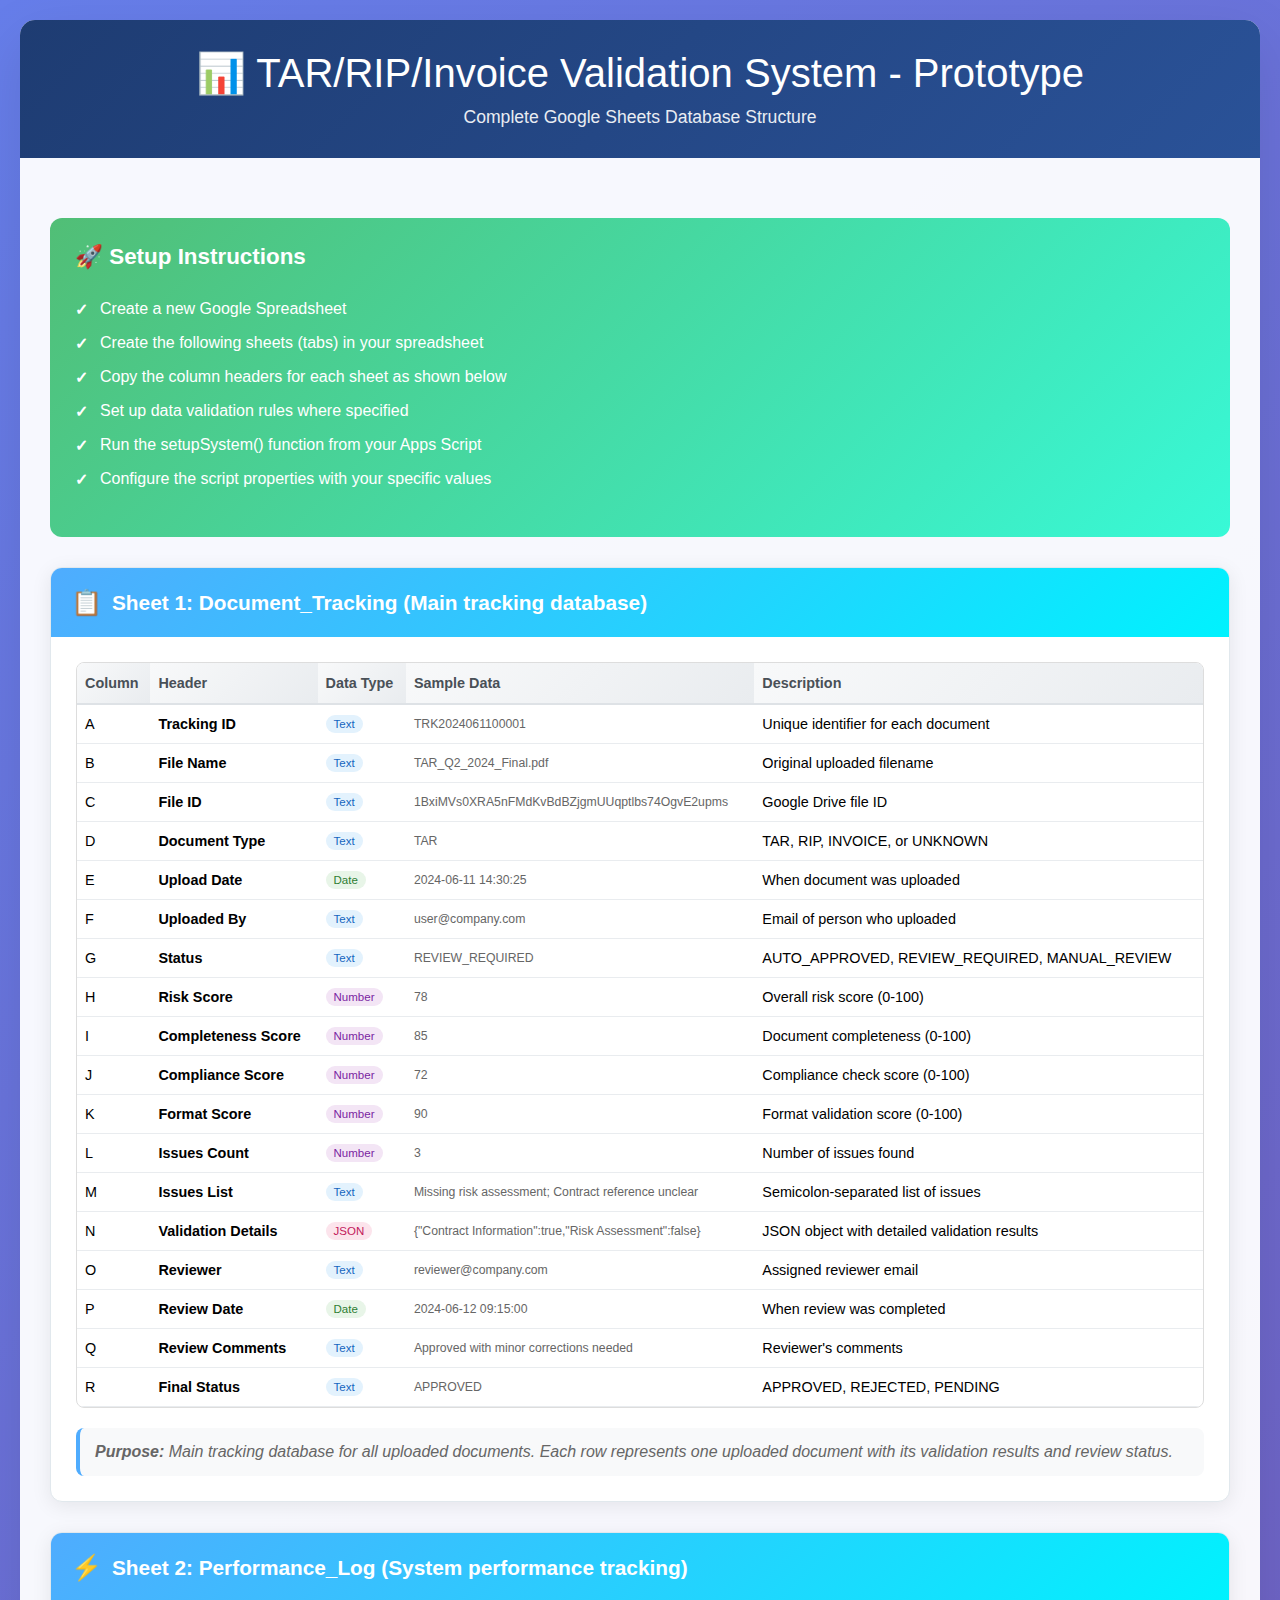
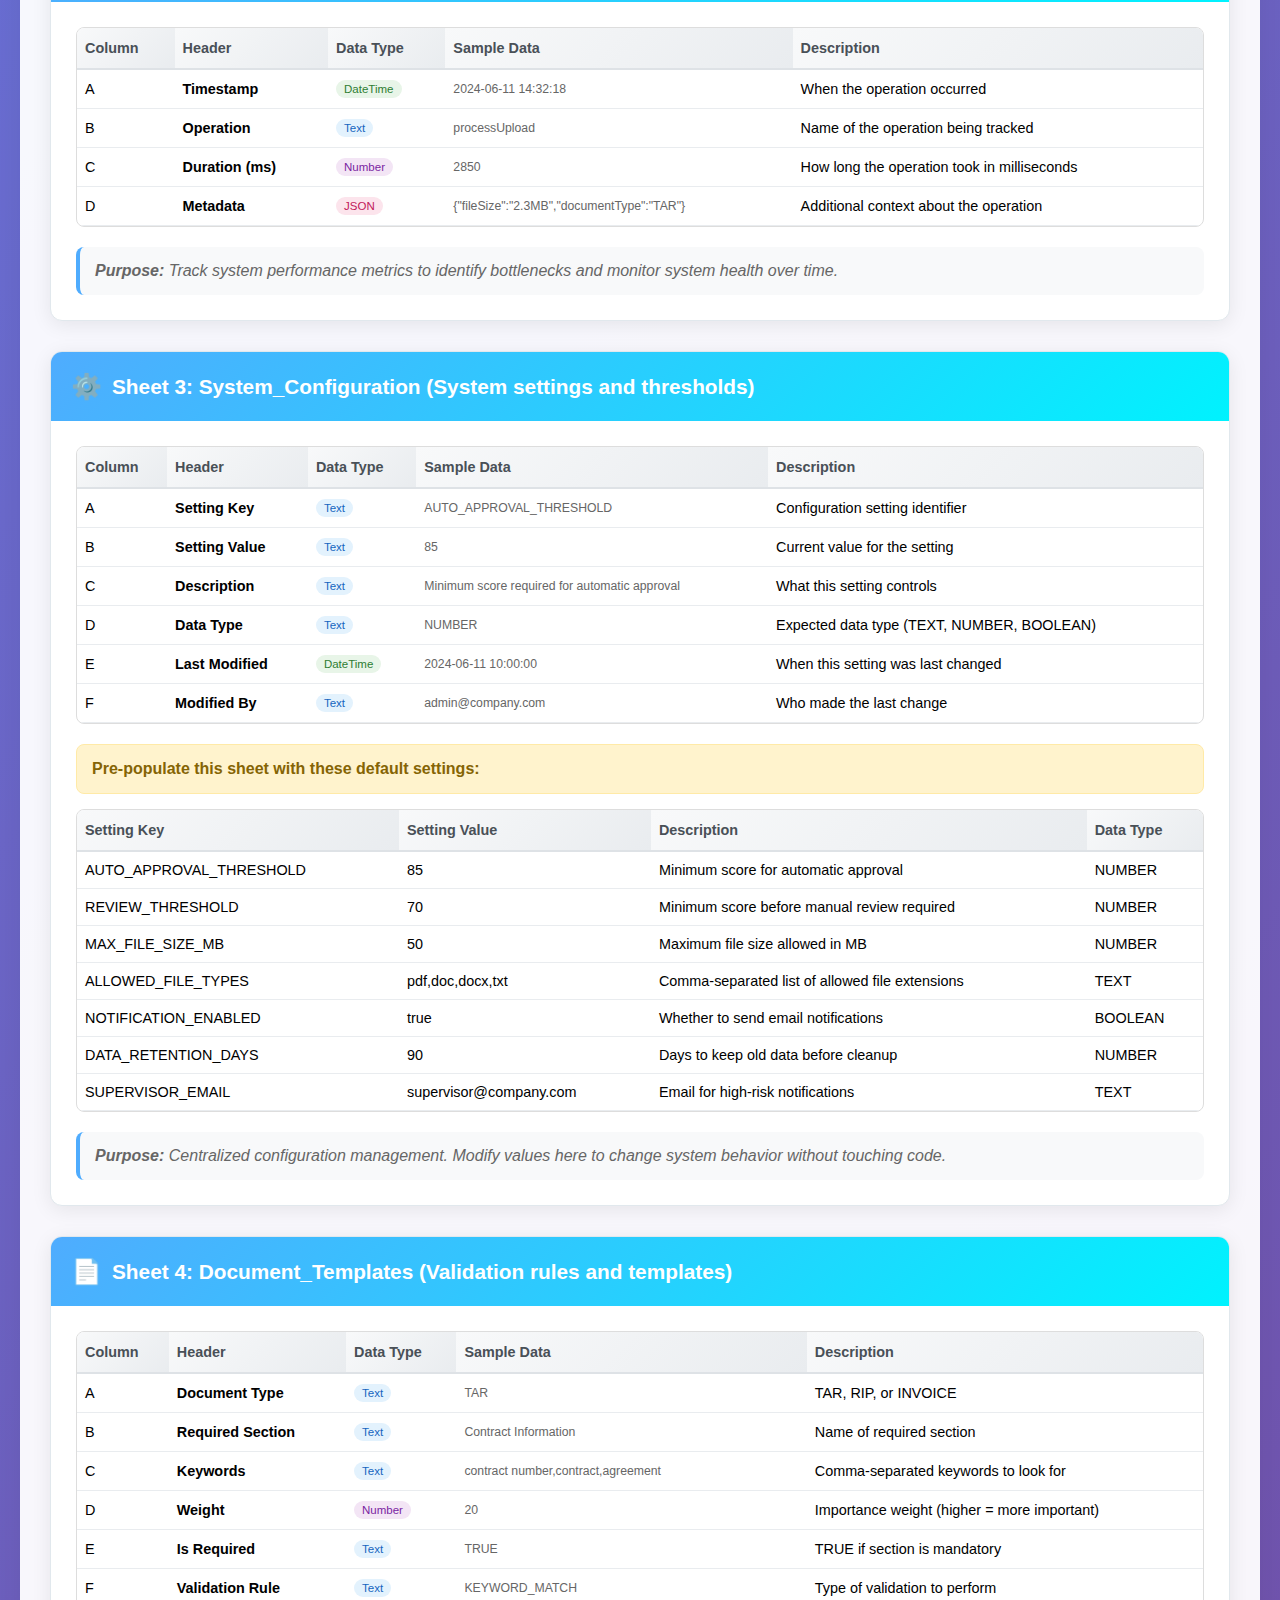
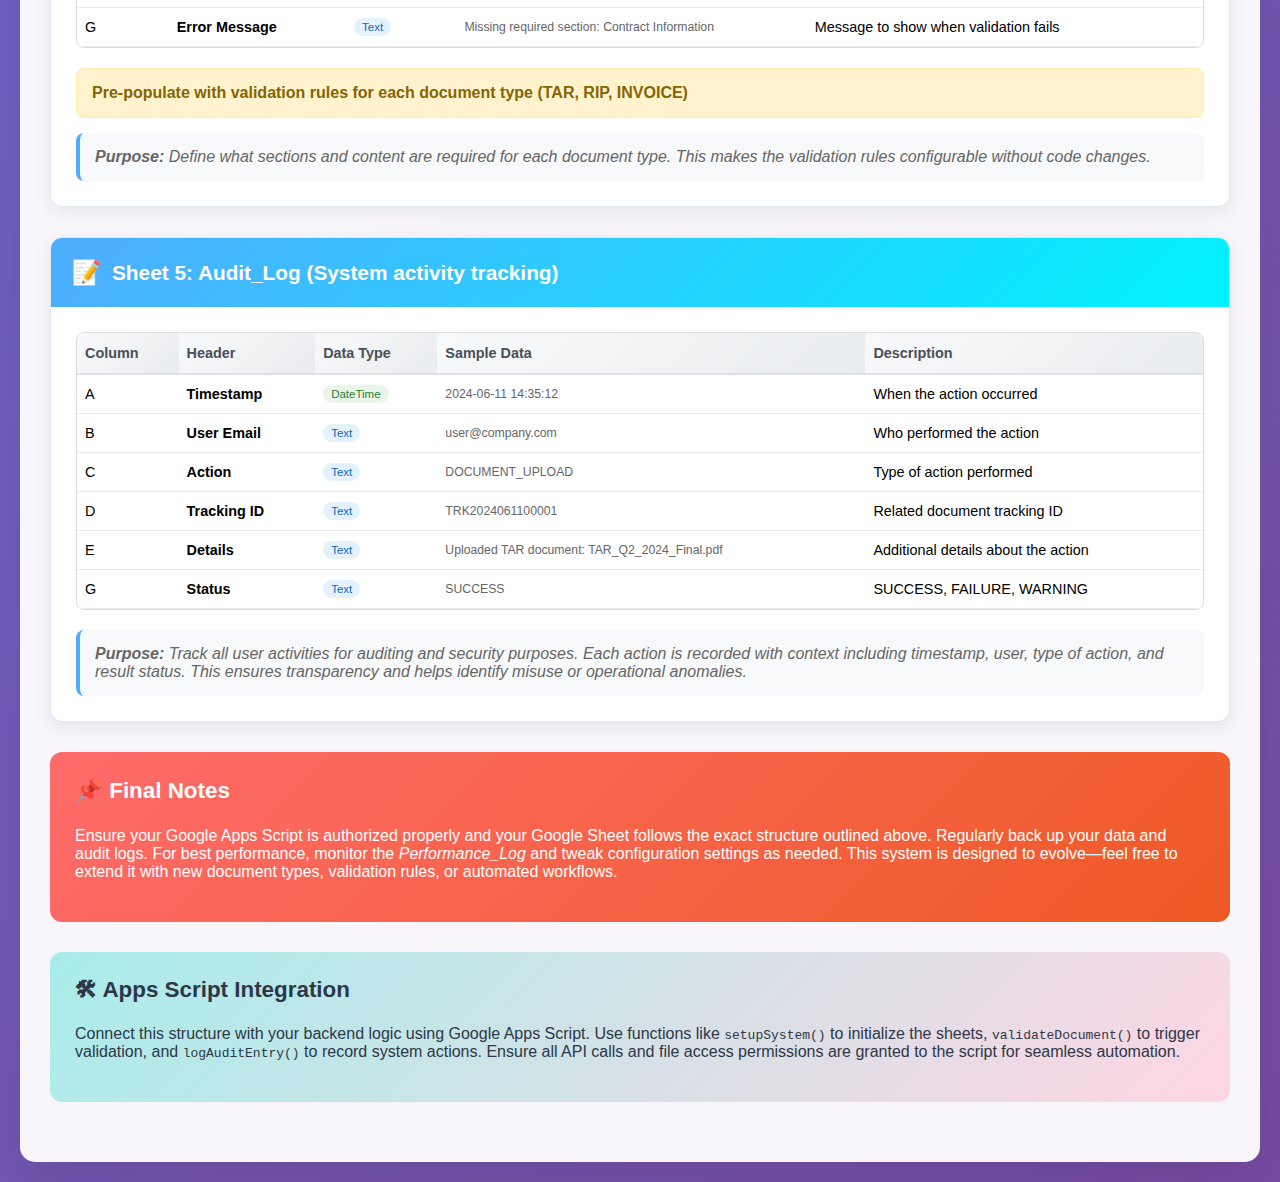
<file: main_dashboard/app/instructions.html>
<!DOCTYPE html>
<html lang="en">
  <head>
    <meta charset="UTF-8" />
    <meta name="viewport" content="width=device-width, initial-scale=1.0" />
    <link rel="stylesheet" href="style2.css" />
    <title>TAR/RIP/Invoice Validation System - Google Sheets Structure</title>
  </head>

  <body>
    <div class="container">
      <div class="header">
        <h1>📊 TAR/RIP/Invoice Validation System - Prototype</h1>
        <p>Complete Google Sheets Database Structure</p>
      </div>

      <div class="content">
        <div class="setup-instructions">
          <h3>🚀 Setup Instructions</h3>
          <ol class="setup-steps">
            <li>Create a new Google Spreadsheet</li>
            <li>Create the following sheets (tabs) in your spreadsheet</li>
            <li>Copy the column headers for each sheet as shown below</li>
            <li>Set up data validation rules where specified</li>
            <li>Run the setupSystem() function from your Apps Script</li>
            <li>Configure the script properties with your specific values</li>
          </ol>
        </div>

        <!-- Document Tracking Sheet -->
        <div class="sheet-section">
          <div class="sheet-header">
            <span class="icon">📋</span>
            Sheet 1: Document_Tracking (Main tracking database)
          </div>
          <div class="sheet-content">
            <div class="table-container">
              <table>
                <thead>
                  <tr>
                    <th>Column</th>
                    <th>Header</th>
                    <th>Data Type</th>
                    <th>Sample Data</th>
                    <th>Description</th>
                  </tr>
                </thead>
                <tbody>
                  <tr>
                    <td>A</td>
                    <td><strong>Tracking ID</strong></td>
                    <td><span class="data-type text">Text</span></td>
                    <td class="sample-data">TRK2024061100001</td>
                    <td>Unique identifier for each document</td>
                  </tr>
                  <tr>
                    <td>B</td>
                    <td><strong>File Name</strong></td>
                    <td><span class="data-type text">Text</span></td>
                    <td class="sample-data">TAR_Q2_2024_Final.pdf</td>
                    <td>Original uploaded filename</td>
                  </tr>
                  <tr>
                    <td>C</td>
                    <td><strong>File ID</strong></td>
                    <td><span class="data-type text">Text</span></td>
                    <td class="sample-data">
                      1BxiMVs0XRA5nFMdKvBdBZjgmUUqptlbs74OgvE2upms
                    </td>
                    <td>Google Drive file ID</td>
                  </tr>
                  <tr>
                    <td>D</td>
                    <td><strong>Document Type</strong></td>
                    <td><span class="data-type text">Text</span></td>
                    <td class="sample-data">TAR</td>
                    <td>TAR, RIP, INVOICE, or UNKNOWN</td>
                  </tr>
                  <tr>
                    <td>E</td>
                    <td><strong>Upload Date</strong></td>
                    <td><span class="data-type date">Date</span></td>
                    <td class="sample-data">2024-06-11 14:30:25</td>
                    <td>When document was uploaded</td>
                  </tr>
                  <tr>
                    <td>F</td>
                    <td><strong>Uploaded By</strong></td>
                    <td><span class="data-type text">Text</span></td>
                    <td class="sample-data">user@company.com</td>
                    <td>Email of person who uploaded</td>
                  </tr>
                  <tr>
                    <td>G</td>
                    <td><strong>Status</strong></td>
                    <td><span class="data-type text">Text</span></td>
                    <td class="sample-data">REVIEW_REQUIRED</td>
                    <td>AUTO_APPROVED, REVIEW_REQUIRED, MANUAL_REVIEW</td>
                  </tr>
                  <tr>
                    <td>H</td>
                    <td><strong>Risk Score</strong></td>
                    <td><span class="data-type number">Number</span></td>
                    <td class="sample-data">78</td>
                    <td>Overall risk score (0-100)</td>
                  </tr>
                  <tr>
                    <td>I</td>
                    <td><strong>Completeness Score</strong></td>
                    <td><span class="data-type number">Number</span></td>
                    <td class="sample-data">85</td>
                    <td>Document completeness (0-100)</td>
                  </tr>
                  <tr>
                    <td>J</td>
                    <td><strong>Compliance Score</strong></td>
                    <td><span class="data-type number">Number</span></td>
                    <td class="sample-data">72</td>
                    <td>Compliance check score (0-100)</td>
                  </tr>
                  <tr>
                    <td>K</td>
                    <td><strong>Format Score</strong></td>
                    <td><span class="data-type number">Number</span></td>
                    <td class="sample-data">90</td>
                    <td>Format validation score (0-100)</td>
                  </tr>
                  <tr>
                    <td>L</td>
                    <td><strong>Issues Count</strong></td>
                    <td><span class="data-type number">Number</span></td>
                    <td class="sample-data">3</td>
                    <td>Number of issues found</td>
                  </tr>
                  <tr>
                    <td>M</td>
                    <td><strong>Issues List</strong></td>
                    <td><span class="data-type text">Text</span></td>
                    <td class="sample-data">
                      Missing risk assessment; Contract reference unclear
                    </td>
                    <td>Semicolon-separated list of issues</td>
                  </tr>
                  <tr>
                    <td>N</td>
                    <td><strong>Validation Details</strong></td>
                    <td><span class="data-type json">JSON</span></td>
                    <td class="sample-data">
                      {"Contract Information":true,"Risk Assessment":false}
                    </td>
                    <td>JSON object with detailed validation results</td>
                  </tr>
                  <tr>
                    <td>O</td>
                    <td><strong>Reviewer</strong></td>
                    <td><span class="data-type text">Text</span></td>
                    <td class="sample-data">reviewer@company.com</td>
                    <td>Assigned reviewer email</td>
                  </tr>
                  <tr>
                    <td>P</td>
                    <td><strong>Review Date</strong></td>
                    <td><span class="data-type date">Date</span></td>
                    <td class="sample-data">2024-06-12 09:15:00</td>
                    <td>When review was completed</td>
                  </tr>
                  <tr>
                    <td>Q</td>
                    <td><strong>Review Comments</strong></td>
                    <td><span class="data-type text">Text</span></td>
                    <td class="sample-data">
                      Approved with minor corrections needed
                    </td>
                    <td>Reviewer's comments</td>
                  </tr>
                  <tr>
                    <td>R</td>
                    <td><strong>Final Status</strong></td>
                    <td><span class="data-type text">Text</span></td>
                    <td class="sample-data">APPROVED</td>
                    <td>APPROVED, REJECTED, PENDING</td>
                  </tr>
                </tbody>
              </table>
            </div>
            <div class="description">
              <strong>Purpose:</strong> Main tracking database for all uploaded
              documents. Each row represents one uploaded document with its
              validation results and review status.
            </div>
          </div>
        </div>

        <!-- Performance Log Sheet -->
        <div class="sheet-section">
          <div class="sheet-header">
            <span class="icon">⚡</span>
            Sheet 2: Performance_Log (System performance tracking)
          </div>
          <div class="sheet-content">
            <div class="table-container">
              <table>
                <thead>
                  <tr>
                    <th>Column</th>
                    <th>Header</th>
                    <th>Data Type</th>
                    <th>Sample Data</th>
                    <th>Description</th>
                  </tr>
                </thead>
                <tbody>
                  <tr>
                    <td>A</td>
                    <td><strong>Timestamp</strong></td>
                    <td><span class="data-type date">DateTime</span></td>
                    <td class="sample-data">2024-06-11 14:32:18</td>
                    <td>When the operation occurred</td>
                  </tr>
                  <tr>
                    <td>B</td>
                    <td><strong>Operation</strong></td>
                    <td><span class="data-type text">Text</span></td>
                    <td class="sample-data">processUpload</td>
                    <td>Name of the operation being tracked</td>
                  </tr>
                  <tr>
                    <td>C</td>
                    <td><strong>Duration (ms)</strong></td>
                    <td><span class="data-type number">Number</span></td>
                    <td class="sample-data">2850</td>
                    <td>How long the operation took in milliseconds</td>
                  </tr>
                  <tr>
                    <td>D</td>
                    <td><strong>Metadata</strong></td>
                    <td><span class="data-type json">JSON</span></td>
                    <td class="sample-data">
                      {"fileSize":"2.3MB","documentType":"TAR"}
                    </td>
                    <td>Additional context about the operation</td>
                  </tr>
                </tbody>
              </table>
            </div>
            <div class="description">
              <strong>Purpose:</strong> Track system performance metrics to
              identify bottlenecks and monitor system health over time.
            </div>
          </div>
        </div>

        <!-- Configuration Sheet -->
        <div class="sheet-section">
          <div class="sheet-header">
            <span class="icon">⚙️</span>
            Sheet 3: System_Configuration (System settings and thresholds)
          </div>
          <div class="sheet-content">
            <div class="table-container">
              <table>
                <thead>
                  <tr>
                    <th>Column</th>
                    <th>Header</th>
                    <th>Data Type</th>
                    <th>Sample Data</th>
                    <th>Description</th>
                  </tr>
                </thead>
                <tbody>
                  <tr>
                    <td>A</td>
                    <td><strong>Setting Key</strong></td>
                    <td><span class="data-type text">Text</span></td>
                    <td class="sample-data">AUTO_APPROVAL_THRESHOLD</td>
                    <td>Configuration setting identifier</td>
                  </tr>
                  <tr>
                    <td>B</td>
                    <td><strong>Setting Value</strong></td>
                    <td><span class="data-type text">Text</span></td>
                    <td class="sample-data">85</td>
                    <td>Current value for the setting</td>
                  </tr>
                  <tr>
                    <td>C</td>
                    <td><strong>Description</strong></td>
                    <td><span class="data-type text">Text</span></td>
                    <td class="sample-data">
                      Minimum score required for automatic approval
                    </td>
                    <td>What this setting controls</td>
                  </tr>
                  <tr>
                    <td>D</td>
                    <td><strong>Data Type</strong></td>
                    <td><span class="data-type text">Text</span></td>
                    <td class="sample-data">NUMBER</td>
                    <td>Expected data type (TEXT, NUMBER, BOOLEAN)</td>
                  </tr>
                  <tr>
                    <td>E</td>
                    <td><strong>Last Modified</strong></td>
                    <td><span class="data-type date">DateTime</span></td>
                    <td class="sample-data">2024-06-11 10:00:00</td>
                    <td>When this setting was last changed</td>
                  </tr>
                  <tr>
                    <td>F</td>
                    <td><strong>Modified By</strong></td>
                    <td><span class="data-type text">Text</span></td>
                    <td class="sample-data">admin@company.com</td>
                    <td>Who made the last change</td>
                  </tr>
                </tbody>
              </table>
            </div>

            <div class="note">
              <strong
                >Pre-populate this sheet with these default settings:</strong
              >
            </div>

            <div class="table-container">
              <table>
                <thead>
                  <tr>
                    <th>Setting Key</th>
                    <th>Setting Value</th>
                    <th>Description</th>
                    <th>Data Type</th>
                  </tr>
                </thead>
                <tbody>
                  <tr>
                    <td>AUTO_APPROVAL_THRESHOLD</td>
                    <td>85</td>
                    <td>Minimum score for automatic approval</td>
                    <td>NUMBER</td>
                  </tr>
                  <tr>
                    <td>REVIEW_THRESHOLD</td>
                    <td>70</td>
                    <td>Minimum score before manual review required</td>
                    <td>NUMBER</td>
                  </tr>
                  <tr>
                    <td>MAX_FILE_SIZE_MB</td>
                    <td>50</td>
                    <td>Maximum file size allowed in MB</td>
                    <td>NUMBER</td>
                  </tr>
                  <tr>
                    <td>ALLOWED_FILE_TYPES</td>
                    <td>pdf,doc,docx,txt</td>
                    <td>Comma-separated list of allowed file extensions</td>
                    <td>TEXT</td>
                  </tr>
                  <tr>
                    <td>NOTIFICATION_ENABLED</td>
                    <td>true</td>
                    <td>Whether to send email notifications</td>
                    <td>BOOLEAN</td>
                  </tr>
                  <tr>
                    <td>DATA_RETENTION_DAYS</td>
                    <td>90</td>
                    <td>Days to keep old data before cleanup</td>
                    <td>NUMBER</td>
                  </tr>
                  <tr>
                    <td>SUPERVISOR_EMAIL</td>
                    <td>supervisor@company.com</td>
                    <td>Email for high-risk notifications</td>
                    <td>TEXT</td>
                  </tr>
                </tbody>
              </table>
            </div>

            <div class="description">
              <strong>Purpose:</strong> Centralized configuration management.
              Modify values here to change system behavior without touching
              code.
            </div>
          </div>
        </div>

        <!-- Document Templates Sheet -->
        <div class="sheet-section">
          <div class="sheet-header">
            <span class="icon">📄</span>
            Sheet 4: Document_Templates (Validation rules and templates)
          </div>
          <div class="sheet-content">
            <div class="table-container">
              <table>
                <thead>
                  <tr>
                    <th>Column</th>
                    <th>Header</th>
                    <th>Data Type</th>
                    <th>Sample Data</th>
                    <th>Description</th>
                  </tr>
                </thead>
                <tbody>
                  <tr>
                    <td>A</td>
                    <td><strong>Document Type</strong></td>
                    <td><span class="data-type text">Text</span></td>
                    <td class="sample-data">TAR</td>
                    <td>TAR, RIP, or INVOICE</td>
                  </tr>
                  <tr>
                    <td>B</td>
                    <td><strong>Required Section</strong></td>
                    <td><span class="data-type text">Text</span></td>
                    <td class="sample-data">Contract Information</td>
                    <td>Name of required section</td>
                  </tr>
                  <tr>
                    <td>C</td>
                    <td><strong>Keywords</strong></td>
                    <td><span class="data-type text">Text</span></td>
                    <td class="sample-data">
                      contract number,contract,agreement
                    </td>
                    <td>Comma-separated keywords to look for</td>
                  </tr>
                  <tr>
                    <td>D</td>
                    <td><strong>Weight</strong></td>
                    <td><span class="data-type number">Number</span></td>
                    <td class="sample-data">20</td>
                    <td>Importance weight (higher = more important)</td>
                  </tr>
                  <tr>
                    <td>E</td>
                    <td><strong>Is Required</strong></td>
                    <td><span class="data-type text">Text</span></td>
                    <td class="sample-data">TRUE</td>
                    <td>TRUE if section is mandatory</td>
                  </tr>
                  <tr>
                    <td>F</td>
                    <td><strong>Validation Rule</strong></td>
                    <td><span class="data-type text">Text</span></td>
                    <td class="sample-data">KEYWORD_MATCH</td>
                    <td>Type of validation to perform</td>
                  </tr>
                  <tr>
                    <td>G</td>
                    <td><strong>Error Message</strong></td>
                    <td><span class="data-type text">Text</span></td>
                    <td class="sample-data">
                      Missing required section: Contract Information
                    </td>
                    <td>Message to show when validation fails</td>
                  </tr>
                </tbody>
              </table>
            </div>

            <div class="note">
              <strong
                >Pre-populate with validation rules for each document type (TAR,
                RIP, INVOICE)</strong
              >
            </div>

            <div class="description">
              <strong>Purpose:</strong> Define what sections and content are
              required for each document type. This makes the validation rules
              configurable without code changes.
            </div>
          </div>
        </div>

        <!-- Audit Log Sheet -->
        <div class="sheet-section">
          <div class="sheet-header">
            <span class="icon">📝</span>
            Sheet 5: Audit_Log (System activity tracking)
          </div>
          <div class="sheet-content">
            <div class="table-container">
              <table>
                <thead>
                  <tr>
                    <th>Column</th>
                    <th>Header</th>
                    <th>Data Type</th>
                    <th>Sample Data</th>
                    <th>Description</th>
                  </tr>
                </thead>
                <tbody>
                  <tr>
                    <td>A</td>
                    <td><strong>Timestamp</strong></td>
                    <td><span class="data-type date">DateTime</span></td>
                    <td class="sample-data">2024-06-11 14:35:12</td>
                    <td>When the action occurred</td>
                  </tr>
                  <tr>
                    <td>B</td>
                    <td><strong>User Email</strong></td>
                    <td><span class="data-type text">Text</span></td>
                    <td class="sample-data">user@company.com</td>
                    <td>Who performed the action</td>
                  </tr>
                  <tr>
                    <td>C</td>
                    <td><strong>Action</strong></td>
                    <td><span class="data-type text">Text</span></td>
                    <td class="sample-data">DOCUMENT_UPLOAD</td>
                    <td>Type of action performed</td>
                  </tr>
                  <tr>
                    <td>D</td>
                    <td><strong>Tracking ID</strong></td>
                    <td><span class="data-type text">Text</span></td>
                    <td class="sample-data">TRK2024061100001</td>
                    <td>Related document tracking ID</td>
                  </tr>
                  <tr>
                    <td>E</td>
                    <td><strong>Details</strong></td>
                    <td><span class="data-type text">Text</span></td>
                    <td class="sample-data">
                      Uploaded TAR document: TAR_Q2_2024_Final.pdf
                    </td>
                    <td>Additional details about the action</td>
                  </tr>
                  <!-- <tr>
                                    <td>F</td>
                                    <td><strong>IP Address</strong></td>
                                    <td><span class="data-type text">Text</span></td>
                                    <td class="sample-data">192.168.1.100</td>
                                    <td>User's IP address (if available)</td>
                                </tr> -->
                  <tr>
                    <td>G</td>
                    <td><strong>Status</strong></td>
                    <td><span class="data-type text">Text</span></td>
                    <td class="sample-data">SUCCESS</td>
                    <td>SUCCESS, FAILURE, WARNING</td>
                  </tr>
                </tbody>
              </table>
            </div>
            <div class="description">
              <strong>Purpose:</strong> Track all user activities for auditing
              and security purposes. Each action is recorded with context
              including timestamp, user, type of action, and result status. This
              ensures transparency and helps identify misuse or operational
              anomalies.
            </div>
          </div>
        </div>

        <div class="final-notes">
          <h3>📌 Final Notes</h3>
          <p>
            Ensure your Google Apps Script is authorized properly and your
            Google Sheet follows the exact structure outlined above. Regularly
            back up your data and audit logs. For best performance, monitor the
            <em>Performance_Log</em> and tweak configuration settings as needed.
            This system is designed to evolve—feel free to extend it with new
            document types, validation rules, or automated workflows.
          </p>
        </div>

        <div class="apps-script-section">
          <h3>🛠 Apps Script Integration</h3>
          <p>
            Connect this structure with your backend logic using Google Apps
            Script. Use functions like
            <code>setupSystem()</code> to initialize the sheets,
            <code>validateDocument()</code> to trigger validation, and
            <code>logAuditEntry()</code> to record system actions. Ensure all
            API calls and file access permissions are granted to the script for
            seamless automation.
          </p>
        </div>
      </div>
    </div>
  </body>
</html>
</file>
<file: main_dashboard/app/style.css>
* {
  margin: 0;
  padding: 0;
  box-sizing: border-box;
}

body {
  font-family: "Segoe UI", Tahoma, Geneva, Verdana, sans-serif;
  background: linear-gradient(135deg, #667eea 0%, #764ba2 100%);
  min-height: 100vh;
  display: flex;
  justify-content: center;
  align-items: center;
  padding: 20px;
}

.container {
  background: white;
  border-radius: 15px;
  box-shadow: 0 20px 40px rgba(0, 0, 0, 0.1);
  padding: 40px;
  max-width: 600px;
  width: 100%;
  animation: slideUp 0.6s ease-out;
}

@keyframes slideUp {
  from {
    opacity: 0;
    transform: translateY(30px);
  }

  to {
    opacity: 1;
    transform: translateY(0);
  }
}

.header {
  text-align: center;
  margin-bottom: 30px;
}

.header h1 {
  color: #333;
  font-size: 2.2rem;
  margin-bottom: 10px;
  font-weight: 300;
}

.header p {
  color: #666;
  font-size: 1.1rem;
}

.upload-section {
  margin-bottom: 30px;
}

.upload-area {
  border: 3px dashed #ddd;
  border-radius: 10px;
  padding: 40px;
  text-align: center;
  background: #fafafa;
  transition: all 0.3s ease;
  cursor: pointer;
  position: relative;
  overflow: hidden;
}

.upload-area:hover {
  border-color: #667eea;
  background: #f0f4ff;
}

.upload-area.dragover {
  border-color: #667eea;
  background: #e8f2ff;
  transform: scale(1.02);
}

.upload-icon {
  font-size: 3rem;
  color: #667eea;
  margin-bottom: 15px;
}

.upload-text {
  font-size: 1.1rem;
  color: #333;
  margin-bottom: 10px;
}

.upload-subtext {
  color: #666;
  font-size: 0.9rem;
}

.file-input {
  display: none;
}

.form-group {
  margin-bottom: 20px;
}

.form-group label {
  display: block;
  margin-bottom: 8px;
  font-weight: 500;
  color: #333;
}

.form-group select {
  width: 100%;
  padding: 12px;
  border: 2px solid #ddd;
  border-radius: 8px;
  font-size: 1rem;
  background: white;
  transition: border-color 0.3s ease;
}

.form-group select:focus {
  outline: none;
  border-color: #667eea;
}

.submit-btn {
  width: 100%;
  padding: 15px;
  background: linear-gradient(135deg, #667eea 0%, #764ba2 100%);
  color: white;
  border: none;
  border-radius: 8px;
  font-size: 1.1rem;
  font-weight: 500;
  cursor: pointer;
  transition: all 0.3s ease;
  text-transform: uppercase;
  letter-spacing: 0.5px;
}

.submit-btn:hover {
  transform: translateY(-2px);
  box-shadow: 0 10px 20px rgba(102, 126, 234, 0.3);
}

.submit-btn:disabled {
  background: #ccc;
  cursor: not-allowed;
  transform: none;
  box-shadow: none;
}

.file-info {
  background: #f0f4ff;
  border-radius: 8px;
  padding: 15px;
  margin: 15px 0;
  display: none;
}

.file-info.show {
  display: block;
  animation: fadeIn 0.3s ease;
}

@keyframes fadeIn {
  from {
    opacity: 0;
  }

  to {
    opacity: 1;
  }
}

.file-details {
  display: flex;
  justify-content: space-between;
  align-items: center;
  margin-bottom: 10px;
}

.file-name {
  font-weight: 500;
  color: #333;
}

.file-size {
  color: #666;
  font-size: 0.9rem;
}

.progress-bar {
  width: 100%;
  height: 6px;
  background: #e0e0e0;
  border-radius: 3px;
  overflow: hidden;
  margin-top: 10px;
}

.progress-fill {
  height: 100%;
  background: linear-gradient(90deg, #667eea, #764ba2);
  width: 0%;
  transition: width 0.3s ease;
}

.status-message {
  margin-top: 20px;
  padding: 15px;
  border-radius: 8px;
  text-align: center;
  display: none;
}

.status-message.success {
  background: #d4edda;
  color: #155724;
  border: 1px solid #c3e6cb;
}

.status-message.error {
  background: #f8d7da;
  color: #721c24;
  border: 1px solid #f5c6cb;
}

.status-message.info {
  background: #d1ecf1;
  color: #0c5460;
  border: 1px solid #bee5eb;
}

.nav-links {
  text-align: center;
  margin-top: 30px;
}

.nav-links a {
  color: #667eea;
  text-decoration: none;
  font-weight: 500;
  transition: color 0.3s ease;
}

.nav-links a:hover {
  color: #764ba2;
}

.loading-spinner {
  display: none;
  margin: 20px auto;
  width: 40px;
  height: 40px;
  border: 4px solid #f3f3f3;
  border-top: 4px solid #667eea;
  border-radius: 50%;
  animation: spin 1s linear infinite;
}

@keyframes spin {
  0% {
    transform: rotate(0deg);
  }

  100% {
    transform: rotate(360deg);
  }
}

.validation-results {
  margin-top: 20px;
  padding: 20px;
  background: #f8f9fa;
  border-radius: 8px;
  display: none;
}

.validation-results.show {
  display: block;
  animation: slideDown 0.4s ease;
}

@keyframes slideDown {
  from {
    opacity: 0;
    transform: translateY(-10px);
  }

  to {
    opacity: 1;
    transform: translateY(0);
  }
}

.score-grid {
  display: grid;
  grid-template-columns: repeat(auto-fit, minmax(120px, 1fr));
  gap: 15px;
  margin: 15px 0;
}

.score-item {
  text-align: center;
  padding: 15px;
  background: white;
  border-radius: 8px;
  box-shadow: 0 2px 5px rgba(0, 0, 0, 0.1);
}

.score-value {
  font-size: 2rem;
  font-weight: bold;
  margin-bottom: 5px;
}

.score-label {
  font-size: 0.9rem;
  color: #666;
}

.issues-list {
  margin-top: 15px;
}

.issue-item {
  padding: 8px 12px;
  background: #fff3cd;
  border-left: 4px solid #ffc107;
  margin-bottom: 8px;
  border-radius: 4px;
  font-size: 0.9rem;
}

@media (max-width: 768px) {
  .container {
    padding: 30px 20px;
    margin: 10px;
  }

  .header h1 {
    font-size: 1.8rem;
  }

  .upload-area {
    padding: 30px 20px;
  }

  .score-grid {
    grid-template-columns: 1fr 1fr;
  }
}
</file>
<file: main_dashboard/app/style2.css>
body {
  font-family: "Segoe UI", Tahoma, Geneva, Verdana, sans-serif;
  margin: 0;
  padding: 20px;
  background: linear-gradient(135deg, #667eea 0%, #764ba2 100%);
  min-height: 100vh;
}

.container {
  max-width: 1400px;
  margin: 0 auto;
  background: rgba(255, 255, 255, 0.95);
  border-radius: 15px;
  box-shadow: 0 20px 60px rgba(0, 0, 0, 0.1);
  overflow: hidden;
}

.header {
  background: linear-gradient(135deg, #1e3c72 0%, #2a5298 100%);
  color: white;
  padding: 30px;
  text-align: center;
}

.header h1 {
  margin: 0;
  font-size: 2.5em;
  font-weight: 300;
}

.header p {
  margin: 10px 0 0 0;
  opacity: 0.9;
  font-size: 1.1em;
}

.content {
  padding: 30px;
}

.sheet-section {
  background: white;
  border-radius: 12px;
  margin-bottom: 30px;
  box-shadow: 0 4px 20px rgba(0, 0, 0, 0.08);
  overflow: hidden;
  border: 1px solid #e1e8ed;
}

.sheet-header {
  background: linear-gradient(135deg, #4facfe 0%, #00f2fe 100%);
  color: white;
  padding: 20px;
  font-size: 1.3em;
  font-weight: 600;
  display: flex;
  align-items: center;
  gap: 10px;
}

.sheet-content {
  padding: 25px;
}

.table-container {
  overflow-x: auto;
  border-radius: 8px;
  border: 1px solid #ddd;
  margin-bottom: 20px;
}

table {
  width: 100%;
  border-collapse: collapse;
  font-size: 0.9em;
}

th {
  background: linear-gradient(135deg, #f8f9fa 0%, #e9ecef 100%);
  color: #495057;
  padding: 12px 8px;
  text-align: left;
  font-weight: 600;
  border-bottom: 2px solid #dee2e6;
  white-space: nowrap;
}

td {
  padding: 10px 8px;
  border-bottom: 1px solid #e9ecef;
  white-space: nowrap;
}

tr:hover {
  background-color: rgba(74, 172, 254, 0.05);
}

.data-type {
  display: inline-block;
  padding: 3px 8px;
  border-radius: 12px;
  font-size: 0.8em;
  font-weight: 500;
}

.text {
  background: #e3f2fd;
  color: #1565c0;
}

.number {
  background: #f3e5f5;
  color: #7b1fa2;
}

.date {
  background: #e8f5e8;
  color: #2e7d32;
}

.formula {
  background: #fff3e0;
  color: #ef6c00;
}

.json {
  background: #fce4ec;
  color: #c2185b;
}

.description {
  color: #666;
  font-style: italic;
  margin-top: 15px;
  padding: 15px;
  background: #f8f9fa;
  border-radius: 8px;
  border-left: 4px solid #4facfe;
}

.setup-instructions {
  background: linear-gradient(135deg, #51be76 0%, #38f9d7 100%);
  color: white;
  padding: 25px;
  border-radius: 12px;
  margin: 30px 0;
}

.setup-instructions h3 {
  margin-top: 0;
  font-size: 1.4em;
}

.setup-steps {
  list-style: none;
  padding: 0;
}

.setup-steps li {
  padding: 8px 0;
  padding-left: 25px;
  position: relative;
}

.setup-steps li:before {
  content: "✓";
  position: absolute;
  left: 0;
  color: #fff;
  font-weight: bold;
}

.icon {
  font-size: 1.2em;
}

.note {
  background: #fff3cd;
  border: 1px solid #ffeaa7;
  color: #856404;
  padding: 15px;
  border-radius: 8px;
  margin: 15px 0;
}

.sample-data {
  font-size: 0.85em;
  color: #666;
}

.code-block {
  background: #2d3748;
  color: #e2e8f0;
  padding: 15px;
  border-radius: 8px;
  font-family: "Courier New", monospace;
  font-size: 0.9em;
  overflow-x: auto;
  margin: 15px 0;
}

.final-notes {
  background: linear-gradient(135deg, #ff6b6b 0%, #ee5a24 100%);
  color: white;
  padding: 25px;
  border-radius: 12px;
  margin: 30px 0;
}

.final-notes h3 {
  margin-top: 0;
  font-size: 1.4em;
}

.apps-script-section {
  background: linear-gradient(135deg, #a8edea 0%, #fed6e3 100%);
  color: #2d3748;
  padding: 25px;
  border-radius: 12px;
  margin: 30px 0;
}

.apps-script-section h3 {
  margin-top: 0;
  font-size: 1.4em;
  color: #2d3748;
}
</file>
